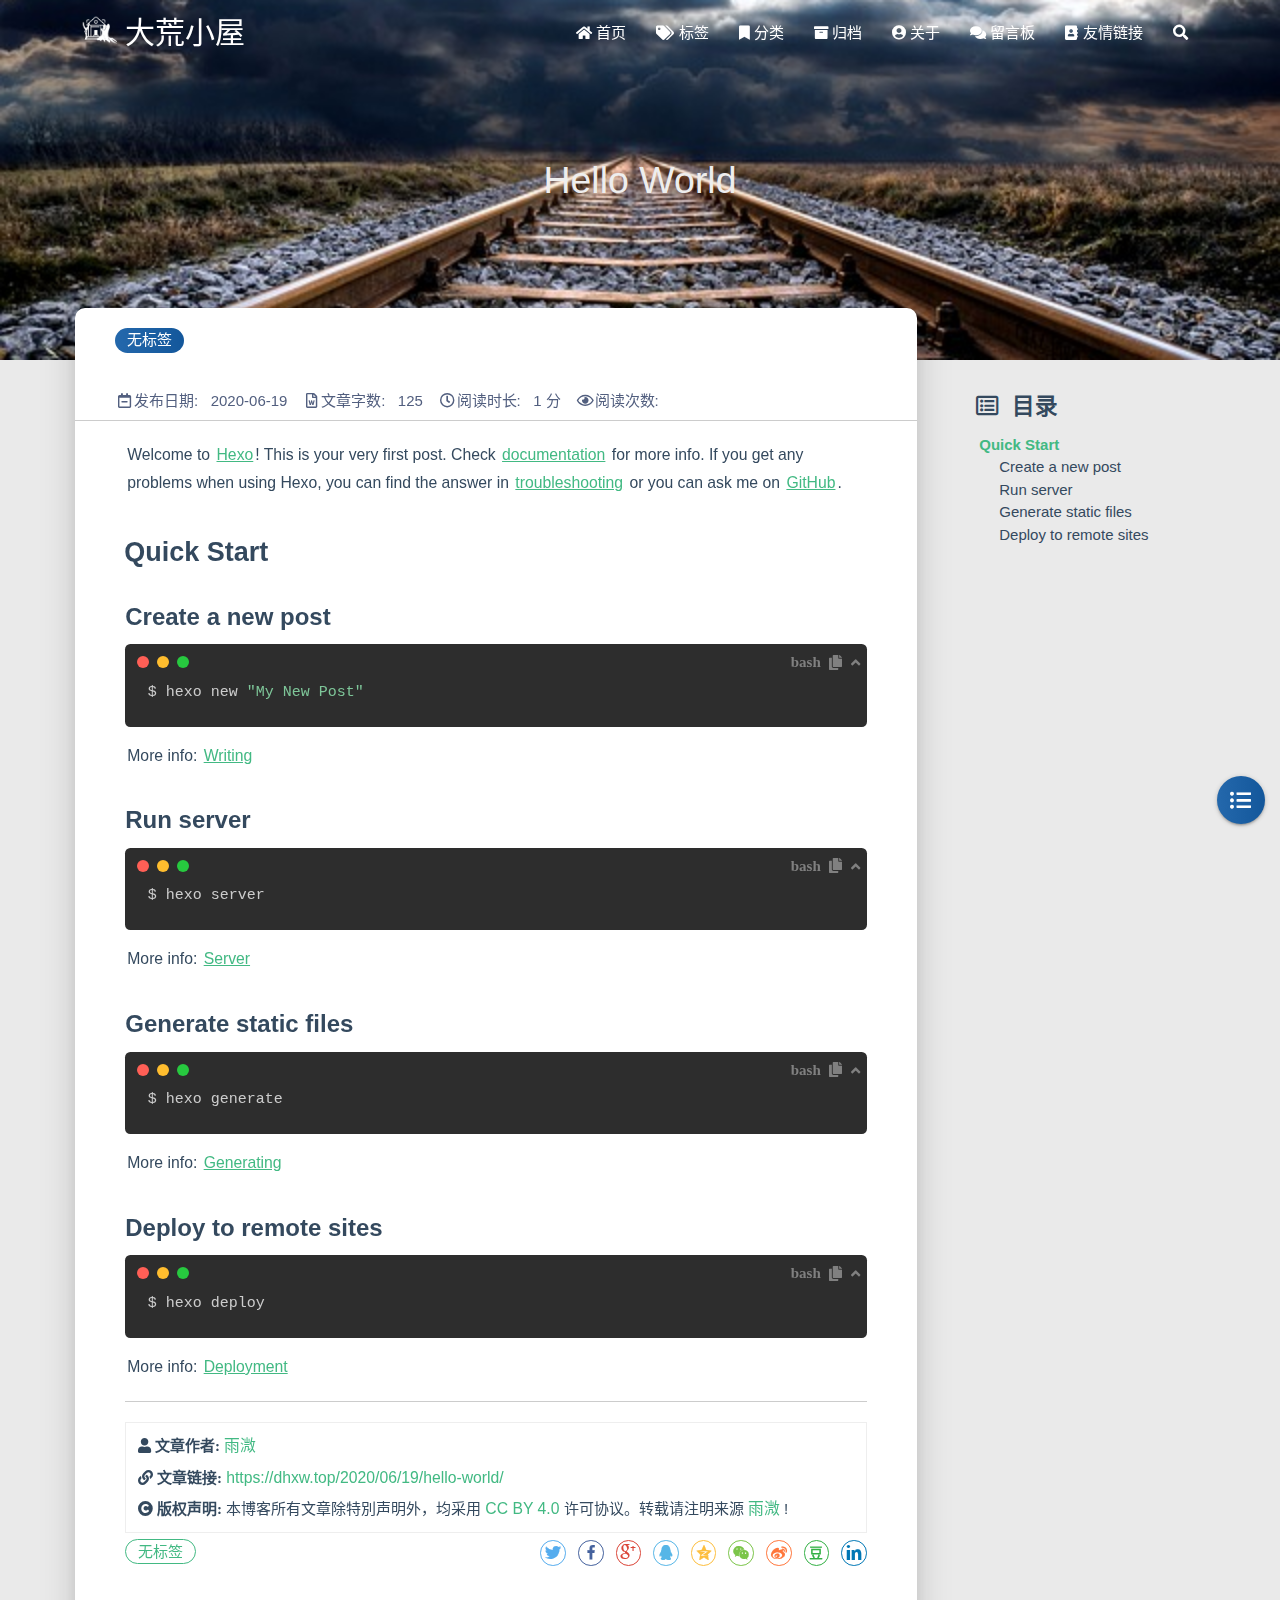
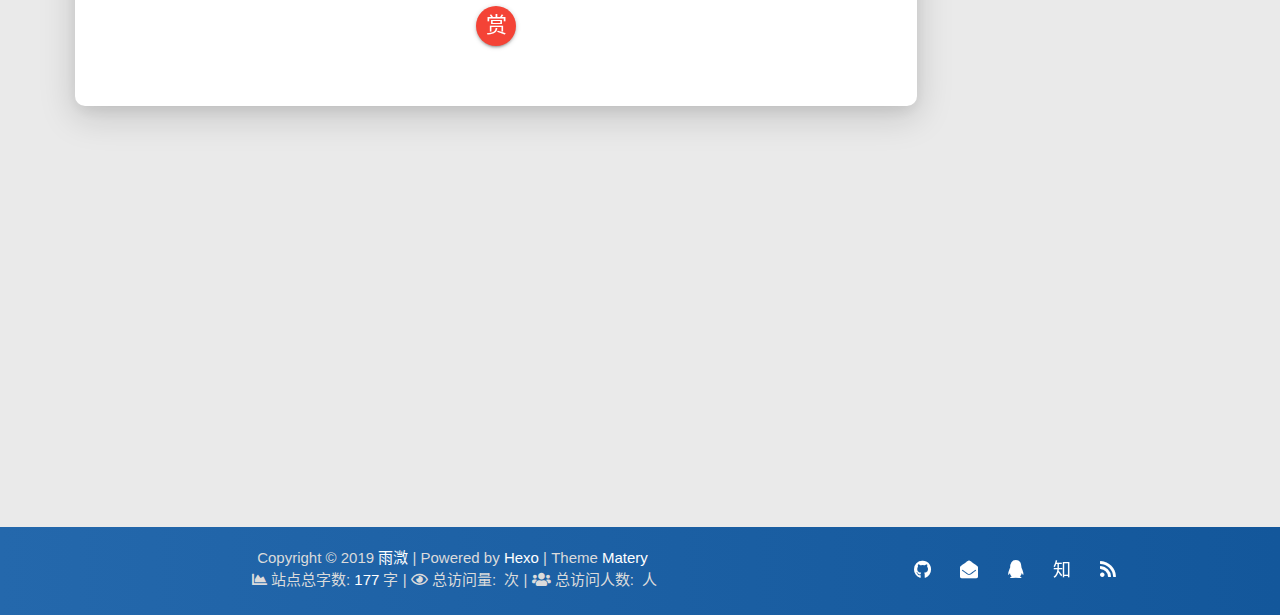
<file: 2020/06/19/hello-world/index.html>
<!DOCTYPE HTML>
<html lang="zh-CN">


<head>
    <meta charset="utf-8">
    <meta name="keywords" content="Hello World, 大荒 小屋 大荒小屋 雨溦">
    <meta name="description" content="雨溦君的心情工作站">
    <meta http-equiv="X-UA-Compatible" content="IE=edge">
    <meta name="viewport" content="width=device-width, initial-scale=1.0, user-scalable=no">
    <meta name="renderer" content="webkit|ie-stand|ie-comp">
    <meta name="mobile-web-app-capable" content="yes">
    <meta name="format-detection" content="telephone=no">
    <meta name="apple-mobile-web-app-capable" content="yes">
    <meta name="apple-mobile-web-app-status-bar-style" content="black-translucent">
    <!-- Global site tag (gtag.js) - Google Analytics -->


    <title>Hello World | 大荒小屋</title>
    <link rel="icon" type="image/png" href="/favicon.png">

    <link rel="stylesheet" type="text/css" href="/libs/awesome/css/all.css">
    <link rel="stylesheet" type="text/css" href="/libs/materialize/materialize.min.css">
    <link rel="stylesheet" type="text/css" href="/libs/aos/aos.css">
    <link rel="stylesheet" type="text/css" href="/libs/animate/animate.min.css">
    <link rel="stylesheet" type="text/css" href="/libs/lightGallery/css/lightgallery.min.css">
    <link rel="stylesheet" type="text/css" href="/css/matery.css">
    <link rel="stylesheet" type="text/css" href="/css/my.css">

    <script src="/libs/jquery/jquery.min.js"></script>

<meta name="generator" content="Hexo 4.2.1"><link rel="alternate" href="/atom.xml" title="大荒小屋" type="application/atom+xml">
<link rel="stylesheet" href="/css/prism-tomorrow.css" type="text/css"></head>


<body>
    <header class="navbar-fixed">
    <nav id="headNav" class="bg-color nav-transparent">
        <div id="navContainer" class="nav-wrapper container">
            <div class="brand-logo">
                <a href="/" class="waves-effect waves-light">
                    
                    <img src="/medias/logo.png" class="logo-img" alt="LOGO">
                    
                    <span class="logo-span">大荒小屋</span>
                </a>
            </div>
            

<a href="#" data-target="mobile-nav" class="sidenav-trigger button-collapse"><i class="fas fa-bars"></i></a>
<ul class="right nav-menu">
  
  <li class="hide-on-med-and-down nav-item">
    
    <a href="/" class="waves-effect waves-light">
      
      <i class="fas fa-home" style="zoom: 0.6;"></i>
      
      <span>首页</span>
    </a>
    
  </li>
  
  <li class="hide-on-med-and-down nav-item">
    
    <a href="/tags" class="waves-effect waves-light">
      
      <i class="fas fa-tags" style="zoom: 0.6;"></i>
      
      <span>标签</span>
    </a>
    
  </li>
  
  <li class="hide-on-med-and-down nav-item">
    
    <a href="/categories" class="waves-effect waves-light">
      
      <i class="fas fa-bookmark" style="zoom: 0.6;"></i>
      
      <span>分类</span>
    </a>
    
  </li>
  
  <li class="hide-on-med-and-down nav-item">
    
    <a href="/archives" class="waves-effect waves-light">
      
      <i class="fas fa-archive" style="zoom: 0.6;"></i>
      
      <span>归档</span>
    </a>
    
  </li>
  
  <li class="hide-on-med-and-down nav-item">
    
    <a href="/about" class="waves-effect waves-light">
      
      <i class="fas fa-user-circle" style="zoom: 0.6;"></i>
      
      <span>关于</span>
    </a>
    
  </li>
  
  <li class="hide-on-med-and-down nav-item">
    
    <a href="/contact" class="waves-effect waves-light">
      
      <i class="fas fa-comments" style="zoom: 0.6;"></i>
      
      <span>留言板</span>
    </a>
    
  </li>
  
  <li class="hide-on-med-and-down nav-item">
    
    <a href="/friends" class="waves-effect waves-light">
      
      <i class="fas fa-address-book" style="zoom: 0.6;"></i>
      
      <span>友情链接</span>
    </a>
    
  </li>
  
  <li>
    <a href="#searchModal" class="modal-trigger waves-effect waves-light">
      <i id="searchIcon" class="fas fa-search" title="搜索" style="zoom: 0.85;"></i>
    </a>
  </li>
</ul>


<div id="mobile-nav" class="side-nav sidenav">

    <div class="mobile-head bg-color">
        
        <img src="/medias/logo.png" class="logo-img circle responsive-img">
        
        <div class="logo-name">大荒小屋</div>
        <div class="logo-desc">
            
            雨溦君的心情工作站
            
        </div>
    </div>

    

    <ul class="menu-list mobile-menu-list">
        
        <li class="m-nav-item">
	  
		<a href="/" class="waves-effect waves-light">
			
			    <i class="fa-fw fas fa-home"></i>
			
			首页
		</a>
          
        </li>
        
        <li class="m-nav-item">
	  
		<a href="/tags" class="waves-effect waves-light">
			
			    <i class="fa-fw fas fa-tags"></i>
			
			标签
		</a>
          
        </li>
        
        <li class="m-nav-item">
	  
		<a href="/categories" class="waves-effect waves-light">
			
			    <i class="fa-fw fas fa-bookmark"></i>
			
			分类
		</a>
          
        </li>
        
        <li class="m-nav-item">
	  
		<a href="/archives" class="waves-effect waves-light">
			
			    <i class="fa-fw fas fa-archive"></i>
			
			归档
		</a>
          
        </li>
        
        <li class="m-nav-item">
	  
		<a href="/about" class="waves-effect waves-light">
			
			    <i class="fa-fw fas fa-user-circle"></i>
			
			关于
		</a>
          
        </li>
        
        <li class="m-nav-item">
	  
		<a href="/contact" class="waves-effect waves-light">
			
			    <i class="fa-fw fas fa-comments"></i>
			
			留言板
		</a>
          
        </li>
        
        <li class="m-nav-item">
	  
		<a href="/friends" class="waves-effect waves-light">
			
			    <i class="fa-fw fas fa-address-book"></i>
			
			友情链接
		</a>
          
        </li>
        
        
    </ul>
</div>


        </div>
    </nav>

</header>

    

<div class="bg-cover pd-header post-cover" style="background-image: url('/medias/featureimages/12.jpg')">
    <div class="container" style="right: 0px;left: 0px;">
        <div class="row">
            <div class="col s12 m12 l12">
                <div class="brand">
                    <h1 class="description center-align post-title">Hello World</h1>
                </div>
            </div>
        </div>
    </div>
</div>




<main class="post-container content">

    
    <link rel="stylesheet" href="/libs/tocbot/tocbot.css">
<style>
    #articleContent h1::before,
    #articleContent h2::before,
    #articleContent h3::before,
    #articleContent h4::before,
    #articleContent h5::before,
    #articleContent h6::before {
        display: block;
        content: " ";
        height: 100px;
        margin-top: -100px;
        visibility: hidden;
    }

    #articleContent :focus {
        outline: none;
    }

    .toc-fixed {
        position: fixed;
        top: 64px;
    }

    .toc-widget {
        width: 345px;
        padding-left: 20px;
    }

    .toc-widget .toc-title {
        margin: 35px 0 15px 0;
        padding-left: 17px;
        font-size: 1.5rem;
        font-weight: bold;
        line-height: 1.5rem;
    }

    .toc-widget ol {
        padding: 0;
        list-style: none;
    }

    #toc-content {
        height: calc(100vh - 250px);
        overflow: auto;
    }

    #toc-content ol {
        padding-left: 10px;
    }

    #toc-content ol li {
        padding-left: 10px;
    }

    #toc-content .toc-link:hover {
        color: #42b983;
        font-weight: 700;
        text-decoration: underline;
    }

    #toc-content .toc-link::before {
        background-color: transparent;
        max-height: 25px;

        position: absolute;
        right: 23.5vw;
        display: block;
    }

    #toc-content .is-active-link {
        color: #42b983;
    }

    #floating-toc-btn {
        position: fixed;
        right: 15px;
        bottom: 76px;
        padding-top: 15px;
        margin-bottom: 0;
        z-index: 998;
    }

    #floating-toc-btn .btn-floating {
        width: 48px;
        height: 48px;
    }

    #floating-toc-btn .btn-floating i {
        line-height: 48px;
        font-size: 1.4rem;
    }
</style>
<div class="row">
    <div id="main-content" class="col s12 m12 l9">
        <!-- 文章内容详情 -->
<div id="artDetail">
    <div class="card">
        <div class="card-content article-info">
            <div class="row tag-cate">
                <div class="col s7">
                    
                          <div class="article-tag">
                            <span class="chip bg-color">无标签</span>
                          </div>
                    
                </div>
                <div class="col s5 right-align">
                    
                </div>
            </div>

            <div class="post-info">
                
                <div class="post-date info-break-policy">
                    <i class="far fa-calendar-minus fa-fw"></i>发布日期:&nbsp;&nbsp;
                    2020-06-19
                </div>
                

                

                
                <div class="info-break-policy">
                    <i class="far fa-file-word fa-fw"></i>文章字数:&nbsp;&nbsp;
                    125
                </div>
                

                
                <div class="info-break-policy">
                    <i class="far fa-clock fa-fw"></i>阅读时长:&nbsp;&nbsp;
                    1 分
                </div>
                

                
                    <div id="busuanzi_container_page_pv" class="info-break-policy">
                        <i class="far fa-eye fa-fw"></i>阅读次数:&nbsp;&nbsp;
                        <span id="busuanzi_value_page_pv"></span>
                    </div>
				
            </div>
        </div>
        <hr class="clearfix">
        <div class="card-content article-card-content">
            <div id="articleContent">
                <p>Welcome to <a href="https://hexo.io/" target="_blank" rel="noopener">Hexo</a>! This is your very first post. Check <a href="https://hexo.io/docs/" target="_blank" rel="noopener">documentation</a> for more info. If you get any problems when using Hexo, you can find the answer in <a href="https://hexo.io/docs/troubleshooting.html" target="_blank" rel="noopener">troubleshooting</a> or you can ask me on <a href="https://github.com/hexojs/hexo/issues" target="_blank" rel="noopener">GitHub</a>.</p>
<h2 id="Quick-Start"><a href="#Quick-Start" class="headerlink" title="Quick Start"></a>Quick Start</h2><h3 id="Create-a-new-post"><a href="#Create-a-new-post" class="headerlink" title="Create a new post"></a>Create a new post</h3><pre class=" language-bash"><code class="language-bash">$ hexo new <span class="token string">"My New Post"</span></code></pre>
<p>More info: <a href="https://hexo.io/docs/writing.html" target="_blank" rel="noopener">Writing</a></p>
<h3 id="Run-server"><a href="#Run-server" class="headerlink" title="Run server"></a>Run server</h3><pre class=" language-bash"><code class="language-bash">$ hexo server</code></pre>
<p>More info: <a href="https://hexo.io/docs/server.html" target="_blank" rel="noopener">Server</a></p>
<h3 id="Generate-static-files"><a href="#Generate-static-files" class="headerlink" title="Generate static files"></a>Generate static files</h3><pre class=" language-bash"><code class="language-bash">$ hexo generate</code></pre>
<p>More info: <a href="https://hexo.io/docs/generating.html" target="_blank" rel="noopener">Generating</a></p>
<h3 id="Deploy-to-remote-sites"><a href="#Deploy-to-remote-sites" class="headerlink" title="Deploy to remote sites"></a>Deploy to remote sites</h3><pre class=" language-bash"><code class="language-bash">$ hexo deploy</code></pre>
<p>More info: <a href="https://hexo.io/docs/one-command-deployment.html" target="_blank" rel="noopener">Deployment</a></p>
<script>
        document.querySelectorAll('.github-emoji')
          .forEach(el => {
            if (!el.dataset.src) { return; }
            const img = document.createElement('img');
            img.style = 'display:none !important;';
            img.src = el.dataset.src;
            img.addEventListener('error', () => {
              img.remove();
              el.style.color = 'inherit';
              el.style.backgroundImage = 'none';
              el.style.background = 'none';
            });
            img.addEventListener('load', () => {
              img.remove();
            });
            document.body.appendChild(img);
          });
      </script>
            </div>
            <hr/>

            

    <div class="reprint" id="reprint-statement">
        
            <div class="reprint__author">
                <span class="reprint-meta" style="font-weight: bold;">
                    <i class="fas fa-user">
                        文章作者:
                    </i>
                </span>
                <span class="reprint-info">
                    <a href="/about" rel="external nofollow noreferrer">雨溦</a>
                </span>
            </div>
            <div class="reprint__type">
                <span class="reprint-meta" style="font-weight: bold;">
                    <i class="fas fa-link">
                        文章链接:
                    </i>
                </span>
                <span class="reprint-info">
                    <a href="https://dhxw.top/2020/06/19/hello-world/">https://dhxw.top/2020/06/19/hello-world/</a>
                </span>
            </div>
            <div class="reprint__notice">
                <span class="reprint-meta" style="font-weight: bold;">
                    <i class="fas fa-copyright">
                        版权声明:
                    </i>
                </span>
                <span class="reprint-info">
                    本博客所有文章除特別声明外，均采用
                    <a href="https://creativecommons.org/licenses/by/4.0/deed.zh" rel="external nofollow noreferrer" target="_blank">CC BY 4.0</a>
                    许可协议。转载请注明来源
                    <a href="/about" target="_blank">雨溦</a>
                    !
                </span>
            </div>
        
    </div>

    <script async defer>
      document.addEventListener("copy", function (e) {
        let toastHTML = '<span>复制成功，请遵循本文的转载规则</span><button class="btn-flat toast-action" onclick="navToReprintStatement()" style="font-size: smaller">查看</a>';
        M.toast({html: toastHTML})
      });

      function navToReprintStatement() {
        $("html, body").animate({scrollTop: $("#reprint-statement").offset().top - 80}, 800);
      }
    </script>



            <div class="tag_share" style="display: block;">
                <div class="post-meta__tag-list" style="display: inline-block;">
                    
                        <div class="article-tag">
                            <span class="chip bg-color">无标签</span>
                        </div>
                    
                </div>
                <div class="post_share" style="zoom: 80%; width: fit-content; display: inline-block; float: right; margin: -0.15rem 0;">
                    <link rel="stylesheet" type="text/css" href="/libs/share/css/share.min.css">
<div id="article-share">

    
    <div class="social-share" data-sites="twitter,facebook,google,qq,qzone,wechat,weibo,douban,linkedin" data-wechat-qrcode-helper="<p>微信扫一扫即可分享！</p>"></div>
    <script src="/libs/share/js/social-share.min.js"></script>
    

    

</div>

                </div>
            </div>
            
                <style>
    #reward {
        margin: 40px 0;
        text-align: center;
    }

    #reward .reward-link {
        font-size: 1.4rem;
        line-height: 38px;
    }

    #reward .btn-floating:hover {
        box-shadow: 0 6px 12px rgba(0, 0, 0, 0.2), 0 5px 15px rgba(0, 0, 0, 0.2);
    }

    #rewardModal {
        width: 320px;
        height: 350px;
    }

    #rewardModal .reward-title {
        margin: 15px auto;
        padding-bottom: 5px;
    }

    #rewardModal .modal-content {
        padding: 10px;
    }

    #rewardModal .close {
        position: absolute;
        right: 15px;
        top: 15px;
        color: rgba(0, 0, 0, 0.5);
        font-size: 1.3rem;
        line-height: 20px;
        cursor: pointer;
    }

    #rewardModal .close:hover {
        color: #ef5350;
        transform: scale(1.3);
        -moz-transform:scale(1.3);
        -webkit-transform:scale(1.3);
        -o-transform:scale(1.3);
    }

    #rewardModal .reward-tabs {
        margin: 0 auto;
        width: 210px;
    }

    .reward-tabs .tabs {
        height: 38px;
        margin: 10px auto;
        padding-left: 0;
    }

    .reward-content ul {
        padding-left: 0 !important;
    }

    .reward-tabs .tabs .tab {
        height: 38px;
        line-height: 38px;
    }

    .reward-tabs .tab a {
        color: #fff;
        background-color: #ccc;
    }

    .reward-tabs .tab a:hover {
        background-color: #ccc;
        color: #fff;
    }

    .reward-tabs .wechat-tab .active {
        color: #fff !important;
        background-color: #22AB38 !important;
    }

    .reward-tabs .alipay-tab .active {
        color: #fff !important;
        background-color: #019FE8 !important;
    }

    .reward-tabs .reward-img {
        width: 210px;
        height: 210px;
    }
</style>

<div id="reward">
    <a href="#rewardModal" class="reward-link modal-trigger btn-floating btn-medium waves-effect waves-light red">赏</a>

    <!-- Modal Structure -->
    <div id="rewardModal" class="modal">
        <div class="modal-content">
            <a class="close modal-close"><i class="fas fa-times"></i></a>
            <h4 class="reward-title">你的赏识是我前进的动力</h4>
            <div class="reward-content">
                <div class="reward-tabs">
                    <ul class="tabs row">
                        <li class="tab col s6 alipay-tab waves-effect waves-light"><a href="#alipay">支付宝</a></li>
                        <li class="tab col s6 wechat-tab waves-effect waves-light"><a href="#wechat">微 信</a></li>
                    </ul>
                    <div id="alipay">
                        <img src="/medias/reward/alipay.jpg" class="reward-img" alt="支付宝打赏二维码">
                    </div>
                    <div id="wechat">
                        <img src="/medias/reward/wechat.png" class="reward-img" alt="微信打赏二维码">
                    </div>
                </div>
            </div>
        </div>
    </div>
</div>

<script>
    $(function () {
        $('.tabs').tabs();
    });
</script>

            
        </div>
    </div>

    

    

    

    

    

    

    

<article id="prenext-posts" class="prev-next articles">
    <div class="row article-row">
        
        <div class="article col s12 m6" data-aos="fade-up">
            <div class="article-badge left-badge text-color">
                <i class="fas fa-chevron-left"></i>&nbsp;上一篇</div>
            <div class="card">
                <a href="/2020/06/19/wang-ji-shi-jian/">
                    <div class="card-image">
                        
                        
                        <img src="/medias/featureimages/22.jpg" class="responsive-img" alt="忘记时间">
                        
                        <span class="card-title">忘记时间</span>
                    </div>
                </a>
                <div class="card-content article-content">
                    <div class="summary block-with-text">
                        
                            
        document.querySelectorAll('.github-emoji')
          .forEach(el => {
            if (!el.dataset.src) { return
                        
                    </div>
                    <div class="publish-info">
                        <span class="publish-date">
                            <i class="far fa-clock fa-fw icon-date"></i>2020-06-19
                        </span>
                        <span class="publish-author">
                            
                            <i class="fas fa-user fa-fw"></i>
                            雨溦
                            
                        </span>
                    </div>
                </div>
                
            </div>
        </div>
        
        
        <div class="article col s12 m6" data-aos="fade-up">
            <div class="article-badge right-badge text-color">
                本篇&nbsp;<i class="far fa-dot-circle"></i>
            </div>
            <div class="card">
                <a href="/2020/06/19/hello-world/">
                    <div class="card-image">
                        
                        
                        <img src="/medias/featureimages/12.jpg" class="responsive-img" alt="Hello World">
                        
                        <span class="card-title">Hello World</span>
                    </div>
                </a>
                <div class="card-content article-content">
                    <div class="summary block-with-text">
                        
                            Welcome to Hexo! This is your very first post. Check documentation for more info. If you get any problems when using Hex
                        
                    </div>
                    <div class="publish-info">
                            <span class="publish-date">
                                <i class="far fa-clock fa-fw icon-date"></i>2020-06-19
                            </span>
                        <span class="publish-author">
                            
                            <i class="fas fa-user fa-fw"></i>
                            雨溦
                            
                        </span>
                    </div>
                </div>

                
            </div>
        </div>
        
    </div>
</article>

</div>



<!-- 代码块功能依赖 -->
<script type="text/javascript" src="/libs/codeBlock/codeBlockFuction.js"></script>

<!-- 代码语言 -->

<script type="text/javascript" src="/libs/codeBlock/codeLang.js"></script>


<!-- 代码块复制 -->

<script type="text/javascript" src="/libs/codeBlock/codeCopy.js"></script>


<!-- 代码块收缩 -->

<script type="text/javascript" src="/libs/codeBlock/codeShrink.js"></script>


<!-- 代码块折行 -->

<style type="text/css">
code[class*="language-"], pre[class*="language-"] { white-space: pre !important; }
</style>


    </div>
    <div id="toc-aside" class="expanded col l3 hide-on-med-and-down">
        <div class="toc-widget">
            <div class="toc-title"><i class="far fa-list-alt"></i>&nbsp;&nbsp;目录</div>
            <div id="toc-content"></div>
        </div>
    </div>
</div>

<!-- TOC 悬浮按钮. -->

<div id="floating-toc-btn" class="hide-on-med-and-down">
    <a class="btn-floating btn-large bg-color">
        <i class="fas fa-list-ul"></i>
    </a>
</div>


<script src="/libs/tocbot/tocbot.min.js"></script>
<script>
    $(function () {
        tocbot.init({
            tocSelector: '#toc-content',
            contentSelector: '#articleContent',
            headingsOffset: -($(window).height() * 0.4 - 45),
            collapseDepth: Number('0'),
            headingSelector: 'h2, h3, h4'
        });

        // modify the toc link href to support Chinese.
        let i = 0;
        let tocHeading = 'toc-heading-';
        $('#toc-content a').each(function () {
            $(this).attr('href', '#' + tocHeading + (++i));
        });

        // modify the heading title id to support Chinese.
        i = 0;
        $('#articleContent').children('h2, h3, h4').each(function () {
            $(this).attr('id', tocHeading + (++i));
        });

        // Set scroll toc fixed.
        let tocHeight = parseInt($(window).height() * 0.4 - 64);
        let $tocWidget = $('.toc-widget');
        $(window).scroll(function () {
            let scroll = $(window).scrollTop();
            /* add post toc fixed. */
            if (scroll > tocHeight) {
                $tocWidget.addClass('toc-fixed');
            } else {
                $tocWidget.removeClass('toc-fixed');
            }
        });

        
        /* 修复文章卡片 div 的宽度. */
        let fixPostCardWidth = function (srcId, targetId) {
            let srcDiv = $('#' + srcId);
            if (srcDiv.length === 0) {
                return;
            }

            let w = srcDiv.width();
            if (w >= 450) {
                w = w + 21;
            } else if (w >= 350 && w < 450) {
                w = w + 18;
            } else if (w >= 300 && w < 350) {
                w = w + 16;
            } else {
                w = w + 14;
            }
            $('#' + targetId).width(w);
        };

        // 切换TOC目录展开收缩的相关操作.
        const expandedClass = 'expanded';
        let $tocAside = $('#toc-aside');
        let $mainContent = $('#main-content');
        $('#floating-toc-btn .btn-floating').click(function () {
            if ($tocAside.hasClass(expandedClass)) {
                $tocAside.removeClass(expandedClass).hide();
                $mainContent.removeClass('l9');
            } else {
                $tocAside.addClass(expandedClass).show();
                $mainContent.addClass('l9');
            }
            fixPostCardWidth('artDetail', 'prenext-posts');
        });
        
    });
</script>

    

</main>




    <footer class="page-footer bg-color">
        <div class="container row center-align" style="margin-bottom: 0px !important;">
        <div class="col s12 m8 l8 copy-right">
            Copyright&nbsp;&copy;
            <span id="year">2019</span>
            <a href="/about" target="_blank">雨溦</a>
            |&nbsp;Powered by&nbsp;<a href="https://hexo.io/" target="_blank">Hexo</a>
            |&nbsp;Theme&nbsp;<a href="https://github.com/blinkfox/hexo-theme-matery" target="_blank">Matery</a>
            <br>
            
            &nbsp;<i class="fas fa-chart-area"></i>&nbsp;站点总字数:&nbsp;<span
                class="white-color">177</span>&nbsp;字
            
            
            
            
            
            
            <span id="busuanzi_container_site_pv">
                |&nbsp;<i class="far fa-eye"></i>&nbsp;总访问量:&nbsp;<span id="busuanzi_value_site_pv"
                    class="white-color"></span>&nbsp;次
            </span>
            
            
            <span id="busuanzi_container_site_uv">
                |&nbsp;<i class="fas fa-users"></i>&nbsp;总访问人数:&nbsp;<span id="busuanzi_value_site_uv"
                    class="white-color"></span>&nbsp;人
            </span>
            
            <br>
            
            <br>
            
        </div>
        <div class="col s12 m4 l4 social-link social-statis">
    <a href="https://github.com/WastelandCottage" class="tooltipped" target="_blank" data-tooltip="访问我的GitHub" data-position="top" data-delay="50">
        <i class="fab fa-github"></i>
    </a>



    <a href="mailto:cottage.wasteland@outlook.com" class="tooltipped" target="_blank" data-tooltip="邮件联系我" data-position="top" data-delay="50">
        <i class="fas fa-envelope-open"></i>
    </a>



    <a href="tencent://AddContact/?fromId=50&fromSubId=1&subcmd=all&uin=331884350" class="tooltipped" target="_blank" data-tooltip="QQ联系我: 331884350" data-position="top" data-delay="50">
        <i class="fab fa-qq"></i>
    </a>



    <a href="https://www.zhihu.com/people/wastelandcottage" class="tooltipped" target="_blank" data-tooltip="关注我的知乎: https://www.zhihu.com/people/wastelandcottage" data-position="top" data-delay="50">
        <i class="fab fa-zhihu1">知</i>
    </a>



    <a href="/atom.xml" class="tooltipped" target="_blank" data-tooltip="RSS 订阅" data-position="top" data-delay="50">
        <i class="fas fa-rss"></i>
    </a>

</div>
    </div>
</footer>

<div class="progress-bar"></div>


    <!-- 搜索遮罩框 -->
<div id="searchModal" class="modal">
    <div class="modal-content">
        <div class="search-header">
            <span class="title"><i class="fas fa-search"></i>&nbsp;&nbsp;搜索</span>
            <input type="search" id="searchInput" name="s" placeholder="请输入搜索的关键字"
                   class="search-input">
        </div>
        <div id="searchResult"></div>
    </div>
</div>

<script src="/js/search.js"></script>
<script type="text/javascript">
$(function () {
    searchFunc("/search.xml", 'searchInput', 'searchResult');
});
</script>

    <!-- 回到顶部按钮 -->
<div id="backTop" class="top-scroll">
    <a class="btn-floating btn-large waves-effect waves-light" href="#!">
        <i class="fas fa-arrow-up"></i>
    </a>
</div>


    <script src="/libs/materialize/materialize.min.js"></script>
    <script src="/libs/masonry/masonry.pkgd.min.js"></script>
    <script src="/libs/aos/aos.js"></script>
    <script src="/libs/scrollprogress/scrollProgress.min.js"></script>
    <script src="/libs/lightGallery/js/lightgallery-all.min.js"></script>
    <script src="/js/matery.js"></script>

    <!-- Baidu Analytics -->

    <!-- Baidu Push -->

<script>
    (function () {
        var bp = document.createElement('script');
        var curProtocol = window.location.protocol.split(':')[0];
        if (curProtocol === 'https') {
            bp.src = 'https://zz.bdstatic.com/linksubmit/push.js';
        } else {
            bp.src = 'http://push.zhanzhang.baidu.com/push.js';
        }
        var s = document.getElementsByTagName("script")[0];
        s.parentNode.insertBefore(bp, s);
    })();
</script>

    
    <script src="/libs/others/clicklove.js" async="async"></script>
    
    
    <script async src="/libs/others/busuanzi.pure.mini.js"></script>
    

    

    

    

    

    

    
    <script src="/libs/instantpage/instantpage.js" type="module"></script>
    

</body>

</html>
</file>
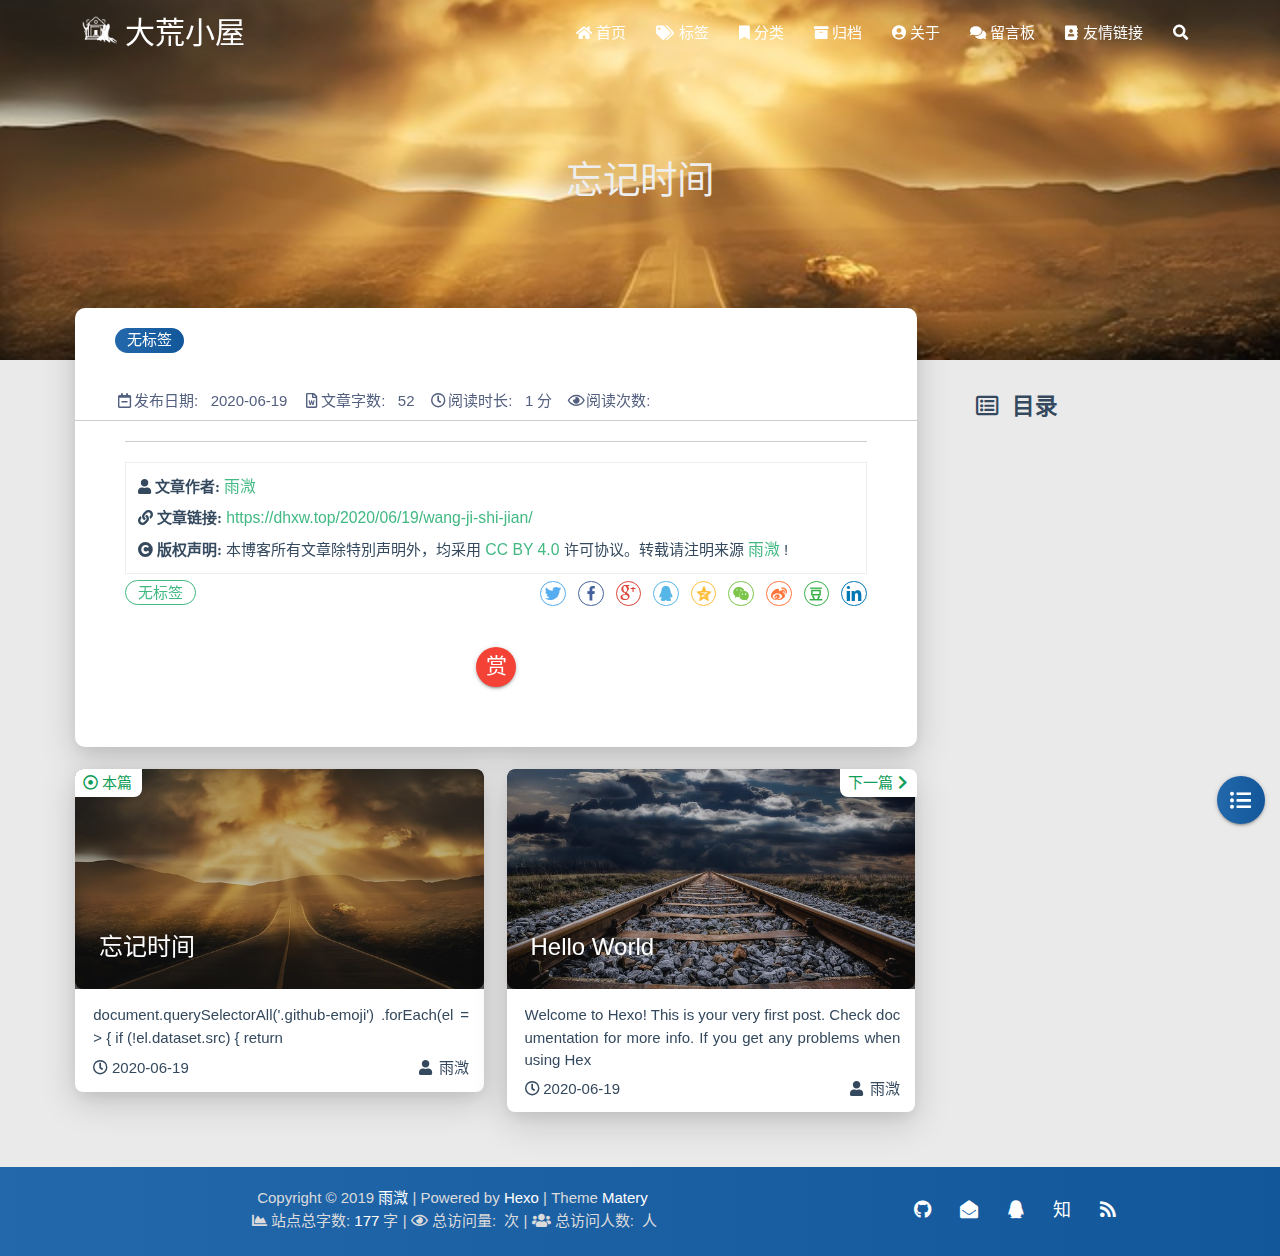
<file: 2020/06/19/wang-ji-shi-jian/index.html>
<!DOCTYPE HTML>
<html lang="zh-CN">


<head>
    <meta charset="utf-8">
    <meta name="keywords" content="忘记时间, 大荒 小屋 大荒小屋 雨溦">
    <meta name="description" content="雨溦君的心情工作站">
    <meta http-equiv="X-UA-Compatible" content="IE=edge">
    <meta name="viewport" content="width=device-width, initial-scale=1.0, user-scalable=no">
    <meta name="renderer" content="webkit|ie-stand|ie-comp">
    <meta name="mobile-web-app-capable" content="yes">
    <meta name="format-detection" content="telephone=no">
    <meta name="apple-mobile-web-app-capable" content="yes">
    <meta name="apple-mobile-web-app-status-bar-style" content="black-translucent">
    <!-- Global site tag (gtag.js) - Google Analytics -->


    <title>忘记时间 | 大荒小屋</title>
    <link rel="icon" type="image/png" href="/favicon.png">

    <link rel="stylesheet" type="text/css" href="/libs/awesome/css/all.css">
    <link rel="stylesheet" type="text/css" href="/libs/materialize/materialize.min.css">
    <link rel="stylesheet" type="text/css" href="/libs/aos/aos.css">
    <link rel="stylesheet" type="text/css" href="/libs/animate/animate.min.css">
    <link rel="stylesheet" type="text/css" href="/libs/lightGallery/css/lightgallery.min.css">
    <link rel="stylesheet" type="text/css" href="/css/matery.css">
    <link rel="stylesheet" type="text/css" href="/css/my.css">

    <script src="/libs/jquery/jquery.min.js"></script>

<meta name="generator" content="Hexo 4.2.1"><link rel="alternate" href="/atom.xml" title="大荒小屋" type="application/atom+xml">
<link rel="stylesheet" href="/css/prism-tomorrow.css" type="text/css"></head>


<body>
    <header class="navbar-fixed">
    <nav id="headNav" class="bg-color nav-transparent">
        <div id="navContainer" class="nav-wrapper container">
            <div class="brand-logo">
                <a href="/" class="waves-effect waves-light">
                    
                    <img src="/medias/logo.png" class="logo-img" alt="LOGO">
                    
                    <span class="logo-span">大荒小屋</span>
                </a>
            </div>
            

<a href="#" data-target="mobile-nav" class="sidenav-trigger button-collapse"><i class="fas fa-bars"></i></a>
<ul class="right nav-menu">
  
  <li class="hide-on-med-and-down nav-item">
    
    <a href="/" class="waves-effect waves-light">
      
      <i class="fas fa-home" style="zoom: 0.6;"></i>
      
      <span>首页</span>
    </a>
    
  </li>
  
  <li class="hide-on-med-and-down nav-item">
    
    <a href="/tags" class="waves-effect waves-light">
      
      <i class="fas fa-tags" style="zoom: 0.6;"></i>
      
      <span>标签</span>
    </a>
    
  </li>
  
  <li class="hide-on-med-and-down nav-item">
    
    <a href="/categories" class="waves-effect waves-light">
      
      <i class="fas fa-bookmark" style="zoom: 0.6;"></i>
      
      <span>分类</span>
    </a>
    
  </li>
  
  <li class="hide-on-med-and-down nav-item">
    
    <a href="/archives" class="waves-effect waves-light">
      
      <i class="fas fa-archive" style="zoom: 0.6;"></i>
      
      <span>归档</span>
    </a>
    
  </li>
  
  <li class="hide-on-med-and-down nav-item">
    
    <a href="/about" class="waves-effect waves-light">
      
      <i class="fas fa-user-circle" style="zoom: 0.6;"></i>
      
      <span>关于</span>
    </a>
    
  </li>
  
  <li class="hide-on-med-and-down nav-item">
    
    <a href="/contact" class="waves-effect waves-light">
      
      <i class="fas fa-comments" style="zoom: 0.6;"></i>
      
      <span>留言板</span>
    </a>
    
  </li>
  
  <li class="hide-on-med-and-down nav-item">
    
    <a href="/friends" class="waves-effect waves-light">
      
      <i class="fas fa-address-book" style="zoom: 0.6;"></i>
      
      <span>友情链接</span>
    </a>
    
  </li>
  
  <li>
    <a href="#searchModal" class="modal-trigger waves-effect waves-light">
      <i id="searchIcon" class="fas fa-search" title="搜索" style="zoom: 0.85;"></i>
    </a>
  </li>
</ul>


<div id="mobile-nav" class="side-nav sidenav">

    <div class="mobile-head bg-color">
        
        <img src="/medias/logo.png" class="logo-img circle responsive-img">
        
        <div class="logo-name">大荒小屋</div>
        <div class="logo-desc">
            
            雨溦君的心情工作站
            
        </div>
    </div>

    

    <ul class="menu-list mobile-menu-list">
        
        <li class="m-nav-item">
	  
		<a href="/" class="waves-effect waves-light">
			
			    <i class="fa-fw fas fa-home"></i>
			
			首页
		</a>
          
        </li>
        
        <li class="m-nav-item">
	  
		<a href="/tags" class="waves-effect waves-light">
			
			    <i class="fa-fw fas fa-tags"></i>
			
			标签
		</a>
          
        </li>
        
        <li class="m-nav-item">
	  
		<a href="/categories" class="waves-effect waves-light">
			
			    <i class="fa-fw fas fa-bookmark"></i>
			
			分类
		</a>
          
        </li>
        
        <li class="m-nav-item">
	  
		<a href="/archives" class="waves-effect waves-light">
			
			    <i class="fa-fw fas fa-archive"></i>
			
			归档
		</a>
          
        </li>
        
        <li class="m-nav-item">
	  
		<a href="/about" class="waves-effect waves-light">
			
			    <i class="fa-fw fas fa-user-circle"></i>
			
			关于
		</a>
          
        </li>
        
        <li class="m-nav-item">
	  
		<a href="/contact" class="waves-effect waves-light">
			
			    <i class="fa-fw fas fa-comments"></i>
			
			留言板
		</a>
          
        </li>
        
        <li class="m-nav-item">
	  
		<a href="/friends" class="waves-effect waves-light">
			
			    <i class="fa-fw fas fa-address-book"></i>
			
			友情链接
		</a>
          
        </li>
        
        
    </ul>
</div>


        </div>
    </nav>

</header>

    

<div class="bg-cover pd-header post-cover" style="background-image: url('/medias/featureimages/22.jpg')">
    <div class="container" style="right: 0px;left: 0px;">
        <div class="row">
            <div class="col s12 m12 l12">
                <div class="brand">
                    <h1 class="description center-align post-title">忘记时间</h1>
                </div>
            </div>
        </div>
    </div>
</div>




<main class="post-container content">

    
    <link rel="stylesheet" href="/libs/tocbot/tocbot.css">
<style>
    #articleContent h1::before,
    #articleContent h2::before,
    #articleContent h3::before,
    #articleContent h4::before,
    #articleContent h5::before,
    #articleContent h6::before {
        display: block;
        content: " ";
        height: 100px;
        margin-top: -100px;
        visibility: hidden;
    }

    #articleContent :focus {
        outline: none;
    }

    .toc-fixed {
        position: fixed;
        top: 64px;
    }

    .toc-widget {
        width: 345px;
        padding-left: 20px;
    }

    .toc-widget .toc-title {
        margin: 35px 0 15px 0;
        padding-left: 17px;
        font-size: 1.5rem;
        font-weight: bold;
        line-height: 1.5rem;
    }

    .toc-widget ol {
        padding: 0;
        list-style: none;
    }

    #toc-content {
        height: calc(100vh - 250px);
        overflow: auto;
    }

    #toc-content ol {
        padding-left: 10px;
    }

    #toc-content ol li {
        padding-left: 10px;
    }

    #toc-content .toc-link:hover {
        color: #42b983;
        font-weight: 700;
        text-decoration: underline;
    }

    #toc-content .toc-link::before {
        background-color: transparent;
        max-height: 25px;

        position: absolute;
        right: 23.5vw;
        display: block;
    }

    #toc-content .is-active-link {
        color: #42b983;
    }

    #floating-toc-btn {
        position: fixed;
        right: 15px;
        bottom: 76px;
        padding-top: 15px;
        margin-bottom: 0;
        z-index: 998;
    }

    #floating-toc-btn .btn-floating {
        width: 48px;
        height: 48px;
    }

    #floating-toc-btn .btn-floating i {
        line-height: 48px;
        font-size: 1.4rem;
    }
</style>
<div class="row">
    <div id="main-content" class="col s12 m12 l9">
        <!-- 文章内容详情 -->
<div id="artDetail">
    <div class="card">
        <div class="card-content article-info">
            <div class="row tag-cate">
                <div class="col s7">
                    
                          <div class="article-tag">
                            <span class="chip bg-color">无标签</span>
                          </div>
                    
                </div>
                <div class="col s5 right-align">
                    
                </div>
            </div>

            <div class="post-info">
                
                <div class="post-date info-break-policy">
                    <i class="far fa-calendar-minus fa-fw"></i>发布日期:&nbsp;&nbsp;
                    2020-06-19
                </div>
                

                

                
                <div class="info-break-policy">
                    <i class="far fa-file-word fa-fw"></i>文章字数:&nbsp;&nbsp;
                    52
                </div>
                

                
                <div class="info-break-policy">
                    <i class="far fa-clock fa-fw"></i>阅读时长:&nbsp;&nbsp;
                    1 分
                </div>
                

                
                    <div id="busuanzi_container_page_pv" class="info-break-policy">
                        <i class="far fa-eye fa-fw"></i>阅读次数:&nbsp;&nbsp;
                        <span id="busuanzi_value_page_pv"></span>
                    </div>
				
            </div>
        </div>
        <hr class="clearfix">
        <div class="card-content article-card-content">
            <div id="articleContent">
                <script>
        document.querySelectorAll('.github-emoji')
          .forEach(el => {
            if (!el.dataset.src) { return; }
            const img = document.createElement('img');
            img.style = 'display:none !important;';
            img.src = el.dataset.src;
            img.addEventListener('error', () => {
              img.remove();
              el.style.color = 'inherit';
              el.style.backgroundImage = 'none';
              el.style.background = 'none';
            });
            img.addEventListener('load', () => {
              img.remove();
            });
            document.body.appendChild(img);
          });
      </script>
            </div>
            <hr/>

            

    <div class="reprint" id="reprint-statement">
        
            <div class="reprint__author">
                <span class="reprint-meta" style="font-weight: bold;">
                    <i class="fas fa-user">
                        文章作者:
                    </i>
                </span>
                <span class="reprint-info">
                    <a href="/about" rel="external nofollow noreferrer">雨溦</a>
                </span>
            </div>
            <div class="reprint__type">
                <span class="reprint-meta" style="font-weight: bold;">
                    <i class="fas fa-link">
                        文章链接:
                    </i>
                </span>
                <span class="reprint-info">
                    <a href="https://dhxw.top/2020/06/19/wang-ji-shi-jian/">https://dhxw.top/2020/06/19/wang-ji-shi-jian/</a>
                </span>
            </div>
            <div class="reprint__notice">
                <span class="reprint-meta" style="font-weight: bold;">
                    <i class="fas fa-copyright">
                        版权声明:
                    </i>
                </span>
                <span class="reprint-info">
                    本博客所有文章除特別声明外，均采用
                    <a href="https://creativecommons.org/licenses/by/4.0/deed.zh" rel="external nofollow noreferrer" target="_blank">CC BY 4.0</a>
                    许可协议。转载请注明来源
                    <a href="/about" target="_blank">雨溦</a>
                    !
                </span>
            </div>
        
    </div>

    <script async defer>
      document.addEventListener("copy", function (e) {
        let toastHTML = '<span>复制成功，请遵循本文的转载规则</span><button class="btn-flat toast-action" onclick="navToReprintStatement()" style="font-size: smaller">查看</a>';
        M.toast({html: toastHTML})
      });

      function navToReprintStatement() {
        $("html, body").animate({scrollTop: $("#reprint-statement").offset().top - 80}, 800);
      }
    </script>



            <div class="tag_share" style="display: block;">
                <div class="post-meta__tag-list" style="display: inline-block;">
                    
                        <div class="article-tag">
                            <span class="chip bg-color">无标签</span>
                        </div>
                    
                </div>
                <div class="post_share" style="zoom: 80%; width: fit-content; display: inline-block; float: right; margin: -0.15rem 0;">
                    <link rel="stylesheet" type="text/css" href="/libs/share/css/share.min.css">
<div id="article-share">

    
    <div class="social-share" data-sites="twitter,facebook,google,qq,qzone,wechat,weibo,douban,linkedin" data-wechat-qrcode-helper="<p>微信扫一扫即可分享！</p>"></div>
    <script src="/libs/share/js/social-share.min.js"></script>
    

    

</div>

                </div>
            </div>
            
                <style>
    #reward {
        margin: 40px 0;
        text-align: center;
    }

    #reward .reward-link {
        font-size: 1.4rem;
        line-height: 38px;
    }

    #reward .btn-floating:hover {
        box-shadow: 0 6px 12px rgba(0, 0, 0, 0.2), 0 5px 15px rgba(0, 0, 0, 0.2);
    }

    #rewardModal {
        width: 320px;
        height: 350px;
    }

    #rewardModal .reward-title {
        margin: 15px auto;
        padding-bottom: 5px;
    }

    #rewardModal .modal-content {
        padding: 10px;
    }

    #rewardModal .close {
        position: absolute;
        right: 15px;
        top: 15px;
        color: rgba(0, 0, 0, 0.5);
        font-size: 1.3rem;
        line-height: 20px;
        cursor: pointer;
    }

    #rewardModal .close:hover {
        color: #ef5350;
        transform: scale(1.3);
        -moz-transform:scale(1.3);
        -webkit-transform:scale(1.3);
        -o-transform:scale(1.3);
    }

    #rewardModal .reward-tabs {
        margin: 0 auto;
        width: 210px;
    }

    .reward-tabs .tabs {
        height: 38px;
        margin: 10px auto;
        padding-left: 0;
    }

    .reward-content ul {
        padding-left: 0 !important;
    }

    .reward-tabs .tabs .tab {
        height: 38px;
        line-height: 38px;
    }

    .reward-tabs .tab a {
        color: #fff;
        background-color: #ccc;
    }

    .reward-tabs .tab a:hover {
        background-color: #ccc;
        color: #fff;
    }

    .reward-tabs .wechat-tab .active {
        color: #fff !important;
        background-color: #22AB38 !important;
    }

    .reward-tabs .alipay-tab .active {
        color: #fff !important;
        background-color: #019FE8 !important;
    }

    .reward-tabs .reward-img {
        width: 210px;
        height: 210px;
    }
</style>

<div id="reward">
    <a href="#rewardModal" class="reward-link modal-trigger btn-floating btn-medium waves-effect waves-light red">赏</a>

    <!-- Modal Structure -->
    <div id="rewardModal" class="modal">
        <div class="modal-content">
            <a class="close modal-close"><i class="fas fa-times"></i></a>
            <h4 class="reward-title">你的赏识是我前进的动力</h4>
            <div class="reward-content">
                <div class="reward-tabs">
                    <ul class="tabs row">
                        <li class="tab col s6 alipay-tab waves-effect waves-light"><a href="#alipay">支付宝</a></li>
                        <li class="tab col s6 wechat-tab waves-effect waves-light"><a href="#wechat">微 信</a></li>
                    </ul>
                    <div id="alipay">
                        <img src="/medias/reward/alipay.jpg" class="reward-img" alt="支付宝打赏二维码">
                    </div>
                    <div id="wechat">
                        <img src="/medias/reward/wechat.png" class="reward-img" alt="微信打赏二维码">
                    </div>
                </div>
            </div>
        </div>
    </div>
</div>

<script>
    $(function () {
        $('.tabs').tabs();
    });
</script>

            
        </div>
    </div>

    

    

    

    

    

    

    

<article id="prenext-posts" class="prev-next articles">
    <div class="row article-row">
        
        <div class="article col s12 m6" data-aos="fade-up" data-aos="fade-up">
            <div class="article-badge left-badge text-color">
                <i class="far fa-dot-circle"></i>&nbsp;本篇
            </div>
            <div class="card">
                <a href="/2020/06/19/wang-ji-shi-jian/">
                    <div class="card-image">
                        
                        
                        <img src="/medias/featureimages/22.jpg" class="responsive-img" alt="忘记时间">
                        
                        <span class="card-title">忘记时间</span>
                    </div>
                </a>
                <div class="card-content article-content">
                    <div class="summary block-with-text">
                        
                            
        document.querySelectorAll('.github-emoji')
          .forEach(el => {
            if (!el.dataset.src) { return
                        
                    </div>
                    <div class="publish-info">
                            <span class="publish-date">
                                <i class="far fa-clock fa-fw icon-date"></i>2020-06-19
                            </span>
                        <span class="publish-author">
                            
                            <i class="fas fa-user fa-fw"></i>
                            雨溦
                            
                        </span>
                    </div>
                </div>

                
            </div>
        </div>
        
        
        <div class="article col s12 m6" data-aos="fade-up">
            <div class="article-badge right-badge text-color">
                下一篇&nbsp;<i class="fas fa-chevron-right"></i>
            </div>
            <div class="card">
                <a href="/2020/06/19/hello-world/">
                    <div class="card-image">
                        
                        
                        <img src="/medias/featureimages/12.jpg" class="responsive-img" alt="Hello World">
                        
                        <span class="card-title">Hello World</span>
                    </div>
                </a>
                <div class="card-content article-content">
                    <div class="summary block-with-text">
                        
                            Welcome to Hexo! This is your very first post. Check documentation for more info. If you get any problems when using Hex
                        
                    </div>
                    <div class="publish-info">
                            <span class="publish-date">
                                <i class="far fa-clock fa-fw icon-date"></i>2020-06-19
                            </span>
                        <span class="publish-author">
                            
                            <i class="fas fa-user fa-fw"></i>
                            雨溦
                            
                        </span>
                    </div>
                </div>
                
            </div>
        </div>
        
    </div>
</article>

</div>



<!-- 代码块功能依赖 -->
<script type="text/javascript" src="/libs/codeBlock/codeBlockFuction.js"></script>

<!-- 代码语言 -->

<script type="text/javascript" src="/libs/codeBlock/codeLang.js"></script>


<!-- 代码块复制 -->

<script type="text/javascript" src="/libs/codeBlock/codeCopy.js"></script>


<!-- 代码块收缩 -->

<script type="text/javascript" src="/libs/codeBlock/codeShrink.js"></script>


<!-- 代码块折行 -->

<style type="text/css">
code[class*="language-"], pre[class*="language-"] { white-space: pre !important; }
</style>


    </div>
    <div id="toc-aside" class="expanded col l3 hide-on-med-and-down">
        <div class="toc-widget">
            <div class="toc-title"><i class="far fa-list-alt"></i>&nbsp;&nbsp;目录</div>
            <div id="toc-content"></div>
        </div>
    </div>
</div>

<!-- TOC 悬浮按钮. -->

<div id="floating-toc-btn" class="hide-on-med-and-down">
    <a class="btn-floating btn-large bg-color">
        <i class="fas fa-list-ul"></i>
    </a>
</div>


<script src="/libs/tocbot/tocbot.min.js"></script>
<script>
    $(function () {
        tocbot.init({
            tocSelector: '#toc-content',
            contentSelector: '#articleContent',
            headingsOffset: -($(window).height() * 0.4 - 45),
            collapseDepth: Number('0'),
            headingSelector: 'h2, h3, h4'
        });

        // modify the toc link href to support Chinese.
        let i = 0;
        let tocHeading = 'toc-heading-';
        $('#toc-content a').each(function () {
            $(this).attr('href', '#' + tocHeading + (++i));
        });

        // modify the heading title id to support Chinese.
        i = 0;
        $('#articleContent').children('h2, h3, h4').each(function () {
            $(this).attr('id', tocHeading + (++i));
        });

        // Set scroll toc fixed.
        let tocHeight = parseInt($(window).height() * 0.4 - 64);
        let $tocWidget = $('.toc-widget');
        $(window).scroll(function () {
            let scroll = $(window).scrollTop();
            /* add post toc fixed. */
            if (scroll > tocHeight) {
                $tocWidget.addClass('toc-fixed');
            } else {
                $tocWidget.removeClass('toc-fixed');
            }
        });

        
        /* 修复文章卡片 div 的宽度. */
        let fixPostCardWidth = function (srcId, targetId) {
            let srcDiv = $('#' + srcId);
            if (srcDiv.length === 0) {
                return;
            }

            let w = srcDiv.width();
            if (w >= 450) {
                w = w + 21;
            } else if (w >= 350 && w < 450) {
                w = w + 18;
            } else if (w >= 300 && w < 350) {
                w = w + 16;
            } else {
                w = w + 14;
            }
            $('#' + targetId).width(w);
        };

        // 切换TOC目录展开收缩的相关操作.
        const expandedClass = 'expanded';
        let $tocAside = $('#toc-aside');
        let $mainContent = $('#main-content');
        $('#floating-toc-btn .btn-floating').click(function () {
            if ($tocAside.hasClass(expandedClass)) {
                $tocAside.removeClass(expandedClass).hide();
                $mainContent.removeClass('l9');
            } else {
                $tocAside.addClass(expandedClass).show();
                $mainContent.addClass('l9');
            }
            fixPostCardWidth('artDetail', 'prenext-posts');
        });
        
    });
</script>

    

</main>




    <footer class="page-footer bg-color">
        <div class="container row center-align" style="margin-bottom: 0px !important;">
        <div class="col s12 m8 l8 copy-right">
            Copyright&nbsp;&copy;
            <span id="year">2019</span>
            <a href="/about" target="_blank">雨溦</a>
            |&nbsp;Powered by&nbsp;<a href="https://hexo.io/" target="_blank">Hexo</a>
            |&nbsp;Theme&nbsp;<a href="https://github.com/blinkfox/hexo-theme-matery" target="_blank">Matery</a>
            <br>
            
            &nbsp;<i class="fas fa-chart-area"></i>&nbsp;站点总字数:&nbsp;<span
                class="white-color">177</span>&nbsp;字
            
            
            
            
            
            
            <span id="busuanzi_container_site_pv">
                |&nbsp;<i class="far fa-eye"></i>&nbsp;总访问量:&nbsp;<span id="busuanzi_value_site_pv"
                    class="white-color"></span>&nbsp;次
            </span>
            
            
            <span id="busuanzi_container_site_uv">
                |&nbsp;<i class="fas fa-users"></i>&nbsp;总访问人数:&nbsp;<span id="busuanzi_value_site_uv"
                    class="white-color"></span>&nbsp;人
            </span>
            
            <br>
            
            <br>
            
        </div>
        <div class="col s12 m4 l4 social-link social-statis">
    <a href="https://github.com/WastelandCottage" class="tooltipped" target="_blank" data-tooltip="访问我的GitHub" data-position="top" data-delay="50">
        <i class="fab fa-github"></i>
    </a>



    <a href="mailto:cottage.wasteland@outlook.com" class="tooltipped" target="_blank" data-tooltip="邮件联系我" data-position="top" data-delay="50">
        <i class="fas fa-envelope-open"></i>
    </a>



    <a href="tencent://AddContact/?fromId=50&fromSubId=1&subcmd=all&uin=331884350" class="tooltipped" target="_blank" data-tooltip="QQ联系我: 331884350" data-position="top" data-delay="50">
        <i class="fab fa-qq"></i>
    </a>



    <a href="https://www.zhihu.com/people/wastelandcottage" class="tooltipped" target="_blank" data-tooltip="关注我的知乎: https://www.zhihu.com/people/wastelandcottage" data-position="top" data-delay="50">
        <i class="fab fa-zhihu1">知</i>
    </a>



    <a href="/atom.xml" class="tooltipped" target="_blank" data-tooltip="RSS 订阅" data-position="top" data-delay="50">
        <i class="fas fa-rss"></i>
    </a>

</div>
    </div>
</footer>

<div class="progress-bar"></div>


    <!-- 搜索遮罩框 -->
<div id="searchModal" class="modal">
    <div class="modal-content">
        <div class="search-header">
            <span class="title"><i class="fas fa-search"></i>&nbsp;&nbsp;搜索</span>
            <input type="search" id="searchInput" name="s" placeholder="请输入搜索的关键字"
                   class="search-input">
        </div>
        <div id="searchResult"></div>
    </div>
</div>

<script src="/js/search.js"></script>
<script type="text/javascript">
$(function () {
    searchFunc("/search.xml", 'searchInput', 'searchResult');
});
</script>

    <!-- 回到顶部按钮 -->
<div id="backTop" class="top-scroll">
    <a class="btn-floating btn-large waves-effect waves-light" href="#!">
        <i class="fas fa-arrow-up"></i>
    </a>
</div>


    <script src="/libs/materialize/materialize.min.js"></script>
    <script src="/libs/masonry/masonry.pkgd.min.js"></script>
    <script src="/libs/aos/aos.js"></script>
    <script src="/libs/scrollprogress/scrollProgress.min.js"></script>
    <script src="/libs/lightGallery/js/lightgallery-all.min.js"></script>
    <script src="/js/matery.js"></script>

    <!-- Baidu Analytics -->

    <!-- Baidu Push -->

<script>
    (function () {
        var bp = document.createElement('script');
        var curProtocol = window.location.protocol.split(':')[0];
        if (curProtocol === 'https') {
            bp.src = 'https://zz.bdstatic.com/linksubmit/push.js';
        } else {
            bp.src = 'http://push.zhanzhang.baidu.com/push.js';
        }
        var s = document.getElementsByTagName("script")[0];
        s.parentNode.insertBefore(bp, s);
    })();
</script>

    
    <script src="/libs/others/clicklove.js" async="async"></script>
    
    
    <script async src="/libs/others/busuanzi.pure.mini.js"></script>
    

    

    

    

    

    

    
    <script src="/libs/instantpage/instantpage.js" type="module"></script>
    

</body>

</html>
</file>
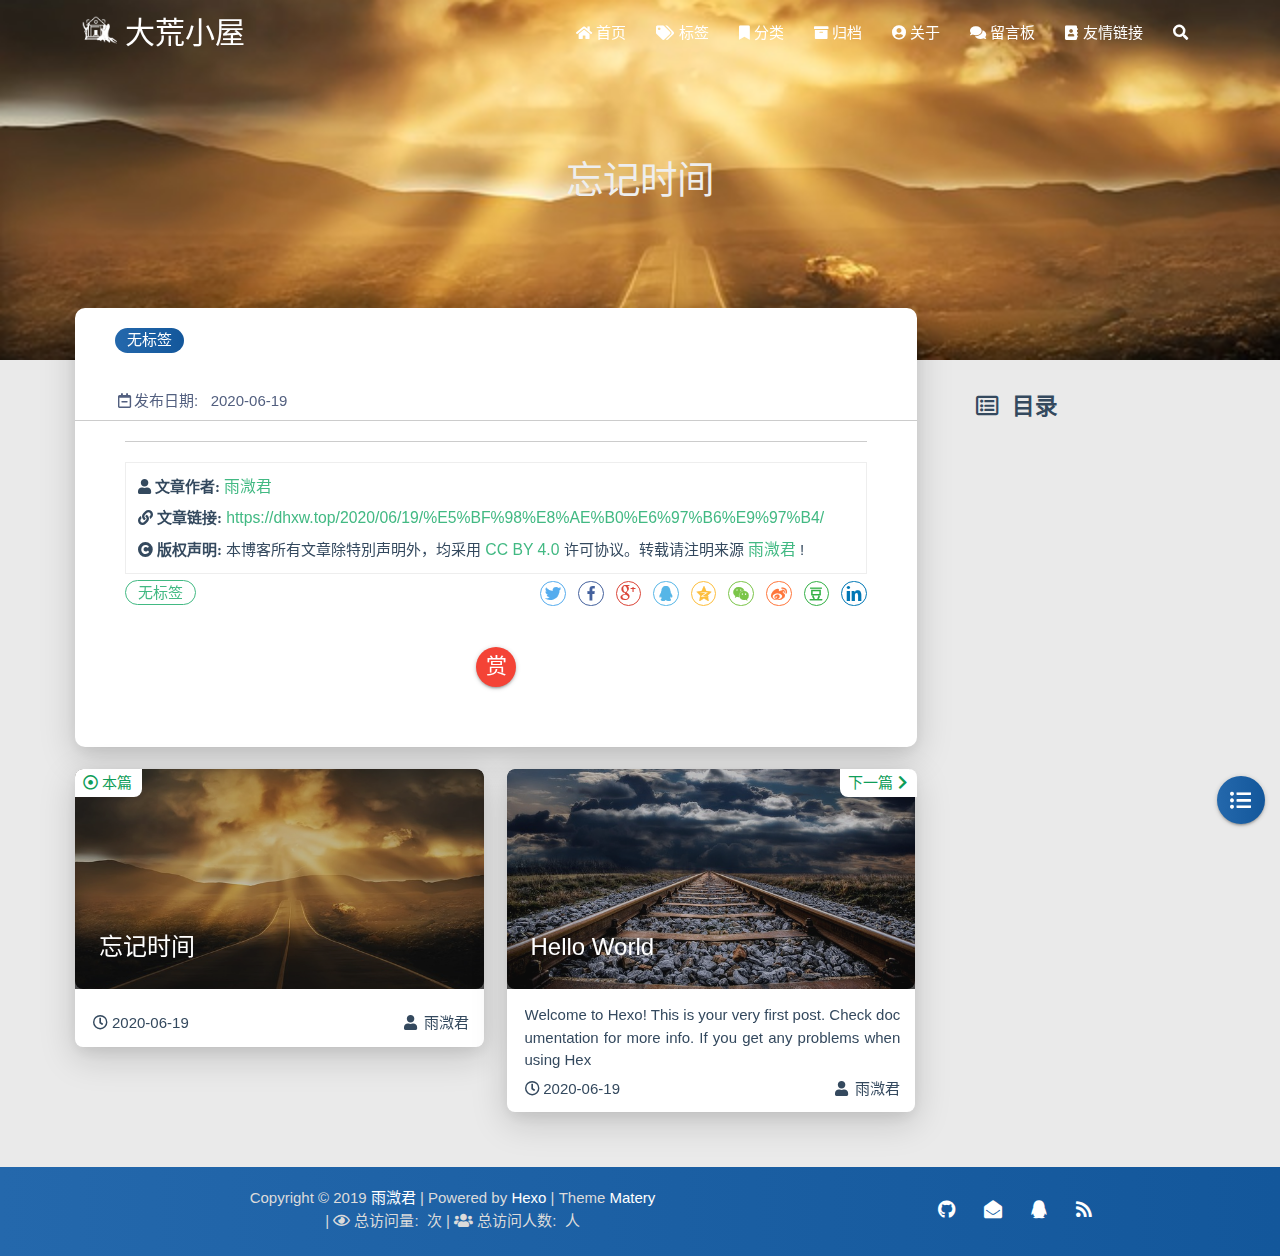
<file: 2020/06/19/忘记时间/index.html>
<!DOCTYPE HTML>
<html lang="zh-CN">


<head>
    <meta charset="utf-8">
    <meta name="keywords" content="忘记时间, 大荒 小屋 大荒小屋 雨溦">
    <meta name="description" content="雨溦君的心情工作站">
    <meta http-equiv="X-UA-Compatible" content="IE=edge">
    <meta name="viewport" content="width=device-width, initial-scale=1.0, user-scalable=no">
    <meta name="renderer" content="webkit|ie-stand|ie-comp">
    <meta name="mobile-web-app-capable" content="yes">
    <meta name="format-detection" content="telephone=no">
    <meta name="apple-mobile-web-app-capable" content="yes">
    <meta name="apple-mobile-web-app-status-bar-style" content="black-translucent">
    <!-- Global site tag (gtag.js) - Google Analytics -->


    <title>忘记时间 | 大荒小屋</title>
    <link rel="icon" type="image/png" href="/favicon.png">

    <link rel="stylesheet" type="text/css" href="/libs/awesome/css/all.css">
    <link rel="stylesheet" type="text/css" href="/libs/materialize/materialize.min.css">
    <link rel="stylesheet" type="text/css" href="/libs/aos/aos.css">
    <link rel="stylesheet" type="text/css" href="/libs/animate/animate.min.css">
    <link rel="stylesheet" type="text/css" href="/libs/lightGallery/css/lightgallery.min.css">
    <link rel="stylesheet" type="text/css" href="/css/matery.css">
    <link rel="stylesheet" type="text/css" href="/css/my.css">

    <script src="/libs/jquery/jquery.min.js"></script>

<meta name="generator" content="Hexo 4.2.1"></head>


<body>
    <header class="navbar-fixed">
    <nav id="headNav" class="bg-color nav-transparent">
        <div id="navContainer" class="nav-wrapper container">
            <div class="brand-logo">
                <a href="/" class="waves-effect waves-light">
                    
                    <img src="/medias/logo.png" class="logo-img" alt="LOGO">
                    
                    <span class="logo-span">大荒小屋</span>
                </a>
            </div>
            

<a href="#" data-target="mobile-nav" class="sidenav-trigger button-collapse"><i class="fas fa-bars"></i></a>
<ul class="right nav-menu">
  
  <li class="hide-on-med-and-down nav-item">
    
    <a href="/" class="waves-effect waves-light">
      
      <i class="fas fa-home" style="zoom: 0.6;"></i>
      
      <span>首页</span>
    </a>
    
  </li>
  
  <li class="hide-on-med-and-down nav-item">
    
    <a href="/tags" class="waves-effect waves-light">
      
      <i class="fas fa-tags" style="zoom: 0.6;"></i>
      
      <span>标签</span>
    </a>
    
  </li>
  
  <li class="hide-on-med-and-down nav-item">
    
    <a href="/categories" class="waves-effect waves-light">
      
      <i class="fas fa-bookmark" style="zoom: 0.6;"></i>
      
      <span>分类</span>
    </a>
    
  </li>
  
  <li class="hide-on-med-and-down nav-item">
    
    <a href="/archives" class="waves-effect waves-light">
      
      <i class="fas fa-archive" style="zoom: 0.6;"></i>
      
      <span>归档</span>
    </a>
    
  </li>
  
  <li class="hide-on-med-and-down nav-item">
    
    <a href="/about" class="waves-effect waves-light">
      
      <i class="fas fa-user-circle" style="zoom: 0.6;"></i>
      
      <span>关于</span>
    </a>
    
  </li>
  
  <li class="hide-on-med-and-down nav-item">
    
    <a href="/contact" class="waves-effect waves-light">
      
      <i class="fas fa-comments" style="zoom: 0.6;"></i>
      
      <span>留言板</span>
    </a>
    
  </li>
  
  <li class="hide-on-med-and-down nav-item">
    
    <a href="/friends" class="waves-effect waves-light">
      
      <i class="fas fa-address-book" style="zoom: 0.6;"></i>
      
      <span>友情链接</span>
    </a>
    
  </li>
  
  <li>
    <a href="#searchModal" class="modal-trigger waves-effect waves-light">
      <i id="searchIcon" class="fas fa-search" title="搜索" style="zoom: 0.85;"></i>
    </a>
  </li>
</ul>


<div id="mobile-nav" class="side-nav sidenav">

    <div class="mobile-head bg-color">
        
        <img src="/medias/logo.png" class="logo-img circle responsive-img">
        
        <div class="logo-name">大荒小屋</div>
        <div class="logo-desc">
            
            雨溦君的心情工作站
            
        </div>
    </div>

    

    <ul class="menu-list mobile-menu-list">
        
        <li class="m-nav-item">
	  
		<a href="/" class="waves-effect waves-light">
			
			    <i class="fa-fw fas fa-home"></i>
			
			首页
		</a>
          
        </li>
        
        <li class="m-nav-item">
	  
		<a href="/tags" class="waves-effect waves-light">
			
			    <i class="fa-fw fas fa-tags"></i>
			
			标签
		</a>
          
        </li>
        
        <li class="m-nav-item">
	  
		<a href="/categories" class="waves-effect waves-light">
			
			    <i class="fa-fw fas fa-bookmark"></i>
			
			分类
		</a>
          
        </li>
        
        <li class="m-nav-item">
	  
		<a href="/archives" class="waves-effect waves-light">
			
			    <i class="fa-fw fas fa-archive"></i>
			
			归档
		</a>
          
        </li>
        
        <li class="m-nav-item">
	  
		<a href="/about" class="waves-effect waves-light">
			
			    <i class="fa-fw fas fa-user-circle"></i>
			
			关于
		</a>
          
        </li>
        
        <li class="m-nav-item">
	  
		<a href="/contact" class="waves-effect waves-light">
			
			    <i class="fa-fw fas fa-comments"></i>
			
			留言板
		</a>
          
        </li>
        
        <li class="m-nav-item">
	  
		<a href="/friends" class="waves-effect waves-light">
			
			    <i class="fa-fw fas fa-address-book"></i>
			
			友情链接
		</a>
          
        </li>
        
        
        <li><div class="divider"></div></li>
        <li>
            <a href="https://github.com/blinkfox/hexo-theme-matery" class="waves-effect waves-light" target="_blank">
                <i class="fab fa-github-square fa-fw"></i>Fork Me
            </a>
        </li>
        
    </ul>
</div>


        </div>

        
            <style>
    .nav-transparent .github-corner {
        display: none !important;
    }

    .github-corner {
        position: absolute;
        z-index: 10;
        top: 0;
        right: 0;
        border: 0;
        transform: scale(1.1);
    }

    .github-corner svg {
        color: #0f9d58;
        fill: #fff;
        height: 64px;
        width: 64px;
    }

    .github-corner:hover .octo-arm {
        animation: a 0.56s ease-in-out;
    }

    .github-corner .octo-arm {
        animation: none;
    }

    @keyframes a {
        0%,
        to {
            transform: rotate(0);
        }
        20%,
        60% {
            transform: rotate(-25deg);
        }
        40%,
        80% {
            transform: rotate(10deg);
        }
    }
</style>

<a href="https://github.com/blinkfox/hexo-theme-matery" class="github-corner tooltipped hide-on-med-and-down" target="_blank"
   data-tooltip="Fork Me" data-position="left" data-delay="50">
    <svg viewBox="0 0 250 250" aria-hidden="true">
        <path d="M0,0 L115,115 L130,115 L142,142 L250,250 L250,0 Z"></path>
        <path d="M128.3,109.0 C113.8,99.7 119.0,89.6 119.0,89.6 C122.0,82.7 120.5,78.6 120.5,78.6 C119.2,72.0 123.4,76.3 123.4,76.3 C127.3,80.9 125.5,87.3 125.5,87.3 C122.9,97.6 130.6,101.9 134.4,103.2"
              fill="currentColor" style="transform-origin: 130px 106px;" class="octo-arm"></path>
        <path d="M115.0,115.0 C114.9,115.1 118.7,116.5 119.8,115.4 L133.7,101.6 C136.9,99.2 139.9,98.4 142.2,98.6 C133.8,88.0 127.5,74.4 143.8,58.0 C148.5,53.4 154.0,51.2 159.7,51.0 C160.3,49.4 163.2,43.6 171.4,40.1 C171.4,40.1 176.1,42.5 178.8,56.2 C183.1,58.6 187.2,61.8 190.9,65.4 C194.5,69.0 197.7,73.2 200.1,77.6 C213.8,80.2 216.3,84.9 216.3,84.9 C212.7,93.1 206.9,96.0 205.4,96.6 C205.1,102.4 203.0,107.8 198.3,112.5 C181.9,128.9 168.3,122.5 157.7,114.1 C157.9,116.9 156.7,120.9 152.7,124.9 L141.0,136.5 C139.8,137.7 141.6,141.9 141.8,141.8 Z"
              fill="currentColor" class="octo-body"></path>
    </svg>
</a>
        
    </nav>

</header>

    



<div class="bg-cover pd-header post-cover" style="background-image: url('/medias/featureimages/22.jpg')">
    <div class="container" style="right: 0px;left: 0px;">
        <div class="row">
            <div class="col s12 m12 l12">
                <div class="brand">
                    <h1 class="description center-align post-title">忘记时间</h1>
                </div>
            </div>
        </div>
    </div>
</div>




<main class="post-container content">

    
    <link rel="stylesheet" href="/libs/tocbot/tocbot.css">
<style>
    #articleContent h1::before,
    #articleContent h2::before,
    #articleContent h3::before,
    #articleContent h4::before,
    #articleContent h5::before,
    #articleContent h6::before {
        display: block;
        content: " ";
        height: 100px;
        margin-top: -100px;
        visibility: hidden;
    }

    #articleContent :focus {
        outline: none;
    }

    .toc-fixed {
        position: fixed;
        top: 64px;
    }

    .toc-widget {
        width: 345px;
        padding-left: 20px;
    }

    .toc-widget .toc-title {
        margin: 35px 0 15px 0;
        padding-left: 17px;
        font-size: 1.5rem;
        font-weight: bold;
        line-height: 1.5rem;
    }

    .toc-widget ol {
        padding: 0;
        list-style: none;
    }

    #toc-content {
        height: calc(100vh - 250px);
        overflow: auto;
    }

    #toc-content ol {
        padding-left: 10px;
    }

    #toc-content ol li {
        padding-left: 10px;
    }

    #toc-content .toc-link:hover {
        color: #42b983;
        font-weight: 700;
        text-decoration: underline;
    }

    #toc-content .toc-link::before {
        background-color: transparent;
        max-height: 25px;

        position: absolute;
        right: 23.5vw;
        display: block;
    }

    #toc-content .is-active-link {
        color: #42b983;
    }

    #floating-toc-btn {
        position: fixed;
        right: 15px;
        bottom: 76px;
        padding-top: 15px;
        margin-bottom: 0;
        z-index: 998;
    }

    #floating-toc-btn .btn-floating {
        width: 48px;
        height: 48px;
    }

    #floating-toc-btn .btn-floating i {
        line-height: 48px;
        font-size: 1.4rem;
    }
</style>
<div class="row">
    <div id="main-content" class="col s12 m12 l9">
        <!-- 文章内容详情 -->
<div id="artDetail">
    <div class="card">
        <div class="card-content article-info">
            <div class="row tag-cate">
                <div class="col s7">
                    
                          <div class="article-tag">
                            <span class="chip bg-color">无标签</span>
                          </div>
                    
                </div>
                <div class="col s5 right-align">
                    
                </div>
            </div>

            <div class="post-info">
                
                <div class="post-date info-break-policy">
                    <i class="far fa-calendar-minus fa-fw"></i>发布日期:&nbsp;&nbsp;
                    2020-06-19
                </div>
                

                

                

                

                
            </div>
        </div>
        <hr class="clearfix">
        <div class="card-content article-card-content">
            <div id="articleContent">
                
            </div>
            <hr/>

            

    <div class="reprint" id="reprint-statement">
        
            <div class="reprint__author">
                <span class="reprint-meta" style="font-weight: bold;">
                    <i class="fas fa-user">
                        文章作者:
                    </i>
                </span>
                <span class="reprint-info">
                    <a href="/about" rel="external nofollow noreferrer">雨溦君</a>
                </span>
            </div>
            <div class="reprint__type">
                <span class="reprint-meta" style="font-weight: bold;">
                    <i class="fas fa-link">
                        文章链接:
                    </i>
                </span>
                <span class="reprint-info">
                    <a href="https://dhxw.top/2020/06/19/%E5%BF%98%E8%AE%B0%E6%97%B6%E9%97%B4/">https://dhxw.top/2020/06/19/%E5%BF%98%E8%AE%B0%E6%97%B6%E9%97%B4/</a>
                </span>
            </div>
            <div class="reprint__notice">
                <span class="reprint-meta" style="font-weight: bold;">
                    <i class="fas fa-copyright">
                        版权声明:
                    </i>
                </span>
                <span class="reprint-info">
                    本博客所有文章除特別声明外，均采用
                    <a href="https://creativecommons.org/licenses/by/4.0/deed.zh" rel="external nofollow noreferrer" target="_blank">CC BY 4.0</a>
                    许可协议。转载请注明来源
                    <a href="/about" target="_blank">雨溦君</a>
                    !
                </span>
            </div>
        
    </div>

    <script async defer>
      document.addEventListener("copy", function (e) {
        let toastHTML = '<span>复制成功，请遵循本文的转载规则</span><button class="btn-flat toast-action" onclick="navToReprintStatement()" style="font-size: smaller">查看</a>';
        M.toast({html: toastHTML})
      });

      function navToReprintStatement() {
        $("html, body").animate({scrollTop: $("#reprint-statement").offset().top - 80}, 800);
      }
    </script>



            <div class="tag_share" style="display: block;">
                <div class="post-meta__tag-list" style="display: inline-block;">
                    
                        <div class="article-tag">
                            <span class="chip bg-color">无标签</span>
                        </div>
                    
                </div>
                <div class="post_share" style="zoom: 80%; width: fit-content; display: inline-block; float: right; margin: -0.15rem 0;">
                    <link rel="stylesheet" type="text/css" href="/libs/share/css/share.min.css">
<div id="article-share">

    
    <div class="social-share" data-sites="twitter,facebook,google,qq,qzone,wechat,weibo,douban,linkedin" data-wechat-qrcode-helper="<p>微信扫一扫即可分享！</p>"></div>
    <script src="/libs/share/js/social-share.min.js"></script>
    

    

</div>

                </div>
            </div>
            
                <style>
    #reward {
        margin: 40px 0;
        text-align: center;
    }

    #reward .reward-link {
        font-size: 1.4rem;
        line-height: 38px;
    }

    #reward .btn-floating:hover {
        box-shadow: 0 6px 12px rgba(0, 0, 0, 0.2), 0 5px 15px rgba(0, 0, 0, 0.2);
    }

    #rewardModal {
        width: 320px;
        height: 350px;
    }

    #rewardModal .reward-title {
        margin: 15px auto;
        padding-bottom: 5px;
    }

    #rewardModal .modal-content {
        padding: 10px;
    }

    #rewardModal .close {
        position: absolute;
        right: 15px;
        top: 15px;
        color: rgba(0, 0, 0, 0.5);
        font-size: 1.3rem;
        line-height: 20px;
        cursor: pointer;
    }

    #rewardModal .close:hover {
        color: #ef5350;
        transform: scale(1.3);
        -moz-transform:scale(1.3);
        -webkit-transform:scale(1.3);
        -o-transform:scale(1.3);
    }

    #rewardModal .reward-tabs {
        margin: 0 auto;
        width: 210px;
    }

    .reward-tabs .tabs {
        height: 38px;
        margin: 10px auto;
        padding-left: 0;
    }

    .reward-content ul {
        padding-left: 0 !important;
    }

    .reward-tabs .tabs .tab {
        height: 38px;
        line-height: 38px;
    }

    .reward-tabs .tab a {
        color: #fff;
        background-color: #ccc;
    }

    .reward-tabs .tab a:hover {
        background-color: #ccc;
        color: #fff;
    }

    .reward-tabs .wechat-tab .active {
        color: #fff !important;
        background-color: #22AB38 !important;
    }

    .reward-tabs .alipay-tab .active {
        color: #fff !important;
        background-color: #019FE8 !important;
    }

    .reward-tabs .reward-img {
        width: 210px;
        height: 210px;
    }
</style>

<div id="reward">
    <a href="#rewardModal" class="reward-link modal-trigger btn-floating btn-medium waves-effect waves-light red">赏</a>

    <!-- Modal Structure -->
    <div id="rewardModal" class="modal">
        <div class="modal-content">
            <a class="close modal-close"><i class="fas fa-times"></i></a>
            <h4 class="reward-title">你的赏识是我前进的动力</h4>
            <div class="reward-content">
                <div class="reward-tabs">
                    <ul class="tabs row">
                        <li class="tab col s6 alipay-tab waves-effect waves-light"><a href="#alipay">支付宝</a></li>
                        <li class="tab col s6 wechat-tab waves-effect waves-light"><a href="#wechat">微 信</a></li>
                    </ul>
                    <div id="alipay">
                        <img src="/medias/reward/alipay.jpg" class="reward-img" alt="支付宝打赏二维码">
                    </div>
                    <div id="wechat">
                        <img src="/medias/reward/wechat.png" class="reward-img" alt="微信打赏二维码">
                    </div>
                </div>
            </div>
        </div>
    </div>
</div>

<script>
    $(function () {
        $('.tabs').tabs();
    });
</script>

            
        </div>
    </div>

    

    

    

    

    

    

    

<article id="prenext-posts" class="prev-next articles">
    <div class="row article-row">
        
        <div class="article col s12 m6" data-aos="fade-up" data-aos="fade-up">
            <div class="article-badge left-badge text-color">
                <i class="far fa-dot-circle"></i>&nbsp;本篇
            </div>
            <div class="card">
                <a href="/2020/06/19/%E5%BF%98%E8%AE%B0%E6%97%B6%E9%97%B4/">
                    <div class="card-image">
                        
                        
                        <img src="/medias/featureimages/22.jpg" class="responsive-img" alt="忘记时间">
                        
                        <span class="card-title">忘记时间</span>
                    </div>
                </a>
                <div class="card-content article-content">
                    <div class="summary block-with-text">
                        
                            
                        
                    </div>
                    <div class="publish-info">
                            <span class="publish-date">
                                <i class="far fa-clock fa-fw icon-date"></i>2020-06-19
                            </span>
                        <span class="publish-author">
                            
                            <i class="fas fa-user fa-fw"></i>
                            雨溦君
                            
                        </span>
                    </div>
                </div>

                
            </div>
        </div>
        
        
        <div class="article col s12 m6" data-aos="fade-up">
            <div class="article-badge right-badge text-color">
                下一篇&nbsp;<i class="fas fa-chevron-right"></i>
            </div>
            <div class="card">
                <a href="/2020/06/19/hello-world/">
                    <div class="card-image">
                        
                        
                        <img src="/medias/featureimages/12.jpg" class="responsive-img" alt="Hello World">
                        
                        <span class="card-title">Hello World</span>
                    </div>
                </a>
                <div class="card-content article-content">
                    <div class="summary block-with-text">
                        
                            Welcome to Hexo! This is your very first post. Check documentation for more info. If you get any problems when using Hex
                        
                    </div>
                    <div class="publish-info">
                            <span class="publish-date">
                                <i class="far fa-clock fa-fw icon-date"></i>2020-06-19
                            </span>
                        <span class="publish-author">
                            
                            <i class="fas fa-user fa-fw"></i>
                            雨溦君
                            
                        </span>
                    </div>
                </div>
                
            </div>
        </div>
        
    </div>
</article>

</div>



<!-- 代码块功能依赖 -->
<script type="text/javascript" src="/libs/codeBlock/codeBlockFuction.js"></script>

<!-- 代码语言 -->

<script type="text/javascript" src="/libs/codeBlock/codeLang.js"></script>


<!-- 代码块复制 -->

<script type="text/javascript" src="/libs/codeBlock/codeCopy.js"></script>


<!-- 代码块收缩 -->

<script type="text/javascript" src="/libs/codeBlock/codeShrink.js"></script>


<!-- 代码块折行 -->

<style type="text/css">
code[class*="language-"], pre[class*="language-"] { white-space: pre !important; }
</style>


    </div>
    <div id="toc-aside" class="expanded col l3 hide-on-med-and-down">
        <div class="toc-widget">
            <div class="toc-title"><i class="far fa-list-alt"></i>&nbsp;&nbsp;目录</div>
            <div id="toc-content"></div>
        </div>
    </div>
</div>

<!-- TOC 悬浮按钮. -->

<div id="floating-toc-btn" class="hide-on-med-and-down">
    <a class="btn-floating btn-large bg-color">
        <i class="fas fa-list-ul"></i>
    </a>
</div>


<script src="/libs/tocbot/tocbot.min.js"></script>
<script>
    $(function () {
        tocbot.init({
            tocSelector: '#toc-content',
            contentSelector: '#articleContent',
            headingsOffset: -($(window).height() * 0.4 - 45),
            collapseDepth: Number('0'),
            headingSelector: 'h2, h3, h4'
        });

        // modify the toc link href to support Chinese.
        let i = 0;
        let tocHeading = 'toc-heading-';
        $('#toc-content a').each(function () {
            $(this).attr('href', '#' + tocHeading + (++i));
        });

        // modify the heading title id to support Chinese.
        i = 0;
        $('#articleContent').children('h2, h3, h4').each(function () {
            $(this).attr('id', tocHeading + (++i));
        });

        // Set scroll toc fixed.
        let tocHeight = parseInt($(window).height() * 0.4 - 64);
        let $tocWidget = $('.toc-widget');
        $(window).scroll(function () {
            let scroll = $(window).scrollTop();
            /* add post toc fixed. */
            if (scroll > tocHeight) {
                $tocWidget.addClass('toc-fixed');
            } else {
                $tocWidget.removeClass('toc-fixed');
            }
        });

        
        /* 修复文章卡片 div 的宽度. */
        let fixPostCardWidth = function (srcId, targetId) {
            let srcDiv = $('#' + srcId);
            if (srcDiv.length === 0) {
                return;
            }

            let w = srcDiv.width();
            if (w >= 450) {
                w = w + 21;
            } else if (w >= 350 && w < 450) {
                w = w + 18;
            } else if (w >= 300 && w < 350) {
                w = w + 16;
            } else {
                w = w + 14;
            }
            $('#' + targetId).width(w);
        };

        // 切换TOC目录展开收缩的相关操作.
        const expandedClass = 'expanded';
        let $tocAside = $('#toc-aside');
        let $mainContent = $('#main-content');
        $('#floating-toc-btn .btn-floating').click(function () {
            if ($tocAside.hasClass(expandedClass)) {
                $tocAside.removeClass(expandedClass).hide();
                $mainContent.removeClass('l9');
            } else {
                $tocAside.addClass(expandedClass).show();
                $mainContent.addClass('l9');
            }
            fixPostCardWidth('artDetail', 'prenext-posts');
        });
        
    });
</script>

    

</main>




    <footer class="page-footer bg-color">
        <div class="container row center-align" style="margin-bottom: 0px !important;">
        <div class="col s12 m8 l8 copy-right">
            Copyright&nbsp;&copy;
            <span id="year">2019</span>
            <a href="/about" target="_blank">雨溦君</a>
            |&nbsp;Powered by&nbsp;<a href="https://hexo.io/" target="_blank">Hexo</a>
            |&nbsp;Theme&nbsp;<a href="https://github.com/blinkfox/hexo-theme-matery" target="_blank">Matery</a>
            <br>
            
            
            
            
            
            
            <span id="busuanzi_container_site_pv">
                |&nbsp;<i class="far fa-eye"></i>&nbsp;总访问量:&nbsp;<span id="busuanzi_value_site_pv"
                    class="white-color"></span>&nbsp;次
            </span>
            
            
            <span id="busuanzi_container_site_uv">
                |&nbsp;<i class="fas fa-users"></i>&nbsp;总访问人数:&nbsp;<span id="busuanzi_value_site_uv"
                    class="white-color"></span>&nbsp;人
            </span>
            
            <br>
            
            <br>
            
        </div>
        <div class="col s12 m4 l4 social-link social-statis">
    <a href="https://github.com/blinkfox" class="tooltipped" target="_blank" data-tooltip="访问我的GitHub" data-position="top" data-delay="50">
        <i class="fab fa-github"></i>
    </a>



    <a href="mailto:1181062873@qq.com" class="tooltipped" target="_blank" data-tooltip="邮件联系我" data-position="top" data-delay="50">
        <i class="fas fa-envelope-open"></i>
    </a>







    <a href="tencent://AddContact/?fromId=50&fromSubId=1&subcmd=all&uin=1181062873" class="tooltipped" target="_blank" data-tooltip="QQ联系我: 1181062873" data-position="top" data-delay="50">
        <i class="fab fa-qq"></i>
    </a>







    <a href="/atom.xml" class="tooltipped" target="_blank" data-tooltip="RSS 订阅" data-position="top" data-delay="50">
        <i class="fas fa-rss"></i>
    </a>

</div>
    </div>
</footer>

<div class="progress-bar"></div>


    <!-- 搜索遮罩框 -->
<div id="searchModal" class="modal">
    <div class="modal-content">
        <div class="search-header">
            <span class="title"><i class="fas fa-search"></i>&nbsp;&nbsp;搜索</span>
            <input type="search" id="searchInput" name="s" placeholder="请输入搜索的关键字"
                   class="search-input">
        </div>
        <div id="searchResult"></div>
    </div>
</div>

<script src="/js/search.js"></script>
<script type="text/javascript">
$(function () {
    searchFunc("/search.xml", 'searchInput', 'searchResult');
});
</script>

    <!-- 回到顶部按钮 -->
<div id="backTop" class="top-scroll">
    <a class="btn-floating btn-large waves-effect waves-light" href="#!">
        <i class="fas fa-arrow-up"></i>
    </a>
</div>


    <script src="/libs/materialize/materialize.min.js"></script>
    <script src="/libs/masonry/masonry.pkgd.min.js"></script>
    <script src="/libs/aos/aos.js"></script>
    <script src="/libs/scrollprogress/scrollProgress.min.js"></script>
    <script src="/libs/lightGallery/js/lightgallery-all.min.js"></script>
    <script src="/js/matery.js"></script>

    <!-- Baidu Analytics -->

    <!-- Baidu Push -->

<script>
    (function () {
        var bp = document.createElement('script');
        var curProtocol = window.location.protocol.split(':')[0];
        if (curProtocol === 'https') {
            bp.src = 'https://zz.bdstatic.com/linksubmit/push.js';
        } else {
            bp.src = 'http://push.zhanzhang.baidu.com/push.js';
        }
        var s = document.getElementsByTagName("script")[0];
        s.parentNode.insertBefore(bp, s);
    })();
</script>

    
    <script src="/libs/others/clicklove.js" async="async"></script>
    
    
    <script async src="/libs/others/busuanzi.pure.mini.js"></script>
    

    

    

    

    

    

    
    <script src="/libs/instantpage/instantpage.js" type="module"></script>
    

</body>

</html>
</file>
<file: css/matery.css>
/*全局基础样式*/
/*小屏幕下(手机类)的样式*/
@media only screen and (max-width: 601px) {
    .container {
        width: 95%;
    }
}

/*中等屏幕下(平板类)的样式*/
@media only screen and (min-width: 600px) and (max-width: 992px) {
    .container {
        width: 90%;
    }
}

/*大屏幕下(桌面类)的样式*/
@media only screen and (min-width: 993px) {
    .container {
        width: 90%;
        max-width: 1125px;
    }

    .head-container {
        position: absolute;
        padding: 0px 30px;
        width: 100%;
    }

    .post-container {
        width: 90%;
        margin: 0 auto;
        max-width: 1250px;
    }
}

body {
    background-color: #eaeaea;
    margin: 0;
    color: #34495e;
}

h1 {
    margin: 48px 0 22px -5px;
    font-size: 2.0rem;
    font-weight: bold;
    line-height: 2.0rem;
}

h2 {
    margin: 42px 0 18px -5px;
    font-size: 1.8rem;
    font-weight: bold;
    line-height: 1.8rem;
}

h3 {
    margin: 38px 0 15px -4px;
    font-size: 1.6rem;
    font-weight: bold;
    line-height: 1.7rem;
}

h4 {
    margin: 32px 0 12px -4px;
    font-size: 1.45rem;
    font-weight: bold;
    line-height: 1.45rem;
}

h5 {
    margin: 28px 0 8px -4px;
    font-size: 1.2rem;
    font-weight: bold;
    line-height: 1.2rem;
}

h6 {
    margin: 22px 0 4px -4px;
    font-size: 1.1rem;
    line-height: 1.1rem;
}

p {
    font-size: 1rem;
    line-height: 1.5rem;
}

hr {
    margin: 20px 0;
    border: 0;
    border-top: 1px solid #ccc;
}

blockquote {
    border-left: 5px solid #42b983;
    padding: 1rem 0.8rem 0.2rem 0.8rem;
    color: #666;
    background-color: rgba(66, 185, 131, .1);
}

.line-numbers-rows {
    border-right-width: 0px !important;
}

.line-numbers {
    padding: 1.5rem 1.5rem 1.5rem 3.5rem !important;
    margin: 1rem 0 !important;
    background: #272822;
    overflow: auto;
    border-radius: 0.35rem;
    tab-size: 4;
}

pre {
    padding: 2.5rem 1.5rem 1.5rem 1.5rem !important;
    margin: 1rem 0 !important;
    background: #272822;
    overflow: auto;
    border-radius: 0.35rem;
    tab-size: 4;
}

.code-area::after {
    content: " ";
    position: absolute;
    border-radius: 50%;
    background: #ff5f56;
    width: 12px;
    height: 12px;
    top: 0;
    left: 12px;
    margin-top: 12px;
    -webkit-box-shadow: 20px 0 #ffbd2e, 40px 0 #27c93f;
    box-shadow: 20px 0 #ffbd2e, 40px 0 #27c93f;
}

code {
    padding: 1px 5px;
    top: 13px !important;
    font-family: Inconsolata, Monaco, Consolas, 'Courier New', Courier, monospace;
    font-size: 0.91rem;
    color: #e96900;
    background-color: #f8f8f8;
    border-radius: 2px;
}

.code_copy {
    position: absolute;
    top: 0.7rem;
    right: 25px;
    z-index: 1;
    filter: invert(50%);
    cursor: pointer;
}

.codecopy_notice {
    position: absolute;
    top: 0.7rem;
    right: 6px;
    z-index: 1;
    filter: invert(50%);
    opacity: 0;
}

.code_lang {
    position: absolute;
    top: 1.2rem;
    right: 46px;
    line-height: 0;
    font-weight: bold;
    font-family: normal;
    z-index: 1;
    filter: invert(50%);
    cursor: pointer;
}

.code-expand {
    position: absolute;
    top: 4px;
    right: 0px;
    filter: invert(50%);
    padding: 7px;
    z-index: 999 !important;
    cursor: pointer;
    transition: all .3s;
    transform: rotate(0deg);
}

.code-closed .code-expand {
    transform: rotate(-180deg) !important;
    transition: all .3s;
}

.code-closed pre::before {
    height: 0px;
}

pre code {
    padding: 0;
    color: #e8eaf6;
    background-color: #272822;
}

pre[class*="language-"] {
    padding: 1.2em;
    margin: .5em 0;
}

code[class*="language-"],
pre[class*="language-"] {
    color: #e8eaf6;
    white-space: pre-wrap !important;
}

/* 键盘 kbd 标签样式 */
kbd {
    margin: 0 3px;
    padding: 3px 5px;
    border-radius: 3px;
    border: 1px solid #b4b4b4;
    box-shadow: 0 1px 3px rgba(0, 0, 0, 0.25), 0 2px 1px 0 rgba(255, 255, 255, 0.6) inset;
    font-family: 'Menlo';
    font-size: 0.9rem;
    font-weight: 600;
    background-color: #f8f8f8;
    color: #34495e;
    line-height: 1.8rem;
    white-space: nowrap;
}

b,
strong {
    font-weight: bold;
}

dfn {
    font-style: italic;
}

small {
    font-size: 85%;
}

cite {
    font-style: normal;
}

mark {
    background-color: #fcf8e3;
    padding: .2em;
}

.card {
    border-radius: 10px;
    box-shadow: 0 15px 35px rgba(50, 50, 93, .1), 0 5px 15px rgba(0, 0, 0, .07) !important;
}

.card .card-image img {
    border-radius: 8px 8px 0 0;
    /* 修改文章列表图片填充样式为 cover 以覆盖整个区域而不会被缩放 */
    object-fit: cover;
}

.container .row {
    margin-bottom: 0;
}

.bg-color {
    background-image: linear-gradient(to right, #2468ac 0%, #13579b 100%);
}

.text-color {
    color: #0f9d58 !important;
}

.white-color {
    color: #fff;
}

.progress-bar {
    height: 4px;
    position: fixed;
    bottom: 0;
    z-index: 300;
    background: linear-gradient(to right, #4cbf30 0%, #0f9d58 100%);
    opacity: 0.8;
}

.sidenav-overlay {
    z-index: 500;
}

.pd-header {
    margin-top: -64px;
}

header .side-nav {
    width: 240px;
    z-index: 999;
    box-shadow: 0 2px 5px 0 rgba(0, 0, 0, 0.16), 0 7px 10px 0 rgba(0, 0, 0, 0.12);
}

nav {
    box-shadow: 0 2px 5px 0 rgba(0, 0, 0, 0.16), 0 7px 10px 0 rgba(0, 0, 0, 0.12);
}

header .nav-transparent {
    background-color: transparent !important;
    background-image: none;
    box-shadow: none;
}

header nav .brand-span {
    font-size: 1.45rem;
}

header .brand-logo .logo-img {
    height: 45px;
    vertical-align: middle;
    padding-bottom: 6px;
}

header .brand-logo .logo-span {
    font-size: 2rem;
}

/*修改顶部 logo 的文字垂直对齐为 top，避免默认 middle 看起来偏下*/
header .brand-logo .waves-effect {
    vertical-align: top;
}

header .button-collapse i {
    font-size: 1.5rem;
}

header .side-nav .mobile-head {
    padding: 0 15px;
}

header .side-nav .mobile-head img {
    margin-top: 30px;
    width: 75px;
    height: 75px;
}

header .side-nav .mobile-head .logo-name {
    margin-top: -30px;
    padding-left: 10px;
    font-size: 1.5rem;
}

header .side-nav .mobile-head .logo-desc {
    margin-top: -10px;
    padding-left: 10px;
    padding-bottom: 10px;
    font-size: 0.8rem;
    line-height: 1.3rem;
    color: #e3e3e3;
}

header .side-nav .menu-list li {
    padding: 0;
    margin-left: -15px;
}

header .side-nav .menu-list a {
    height: 50px;
    line-height: 50px;
    color: #34495e !important;
}

.mobile-menu-list a i {
    margin-left: 8px !important;
    font-size: 1.16rem;
    color: #34495e !important;
}

header .side-nav .fa-fw {
    width: 3.3rem;
    text-align: left;
}

header .side-nav .social-link {
    position: absolute;
    bottom: 45px;
    padding-left: 15px;
}

.social-link a {
    font-size: 1.2rem;
    display: inline;
    padding: 0 12px;
}

.cover-btns {
    position: relative;
    top: 10vh;
    text-align: center;
}

.cover-btns a {
    margin: 10px 15px;
    padding: 0 35px;
    height: 45px;
    line-height: 45px;
    font-size: 1rem;
    color: #fff;
    border: 1px solid #fff;
    background-color: transparent;
    border-radius: 30px;
    box-shadow: none;
}

.cover-btns a:hover {
    border: 1px solid #f44336;
    background-color: #f44336;
    box-shadow: 0 14px 26px -12px rgba(233, 30, 99, 0.42),
            0 4px 23px 0 rgba(0, 0, 0, 0.12),
            0 8px 10px -5px rgba(233, 30, 99, 0.2);
}

.cover-btns a i {
    font-size: 1.1rem;
    padding-right: 5px;
}

.scroll-down {
    background: #333;
    margin: 100px auto;
    -webkit-animation: scroll-down 1.5s infinite;
    -moz-animation: scroll-down 1.5s infinite;
    -o-animation: scroll-down 1.5s infinite;
    -ms-animation: scroll-down1.5s infinite;
    animation: scroll-down 1.5s infinite;
}

@-moz-keyframes scroll-down {
    0% {
        opacity: 0.4;
        -ms-filter: "progid:DXImageTransform.Microsoft.Alpha(Opacity=40)";
        filter: alpha(opacity=40);
        top: 0;
    }

    50% {
        opacity: 1;
        -ms-filter: none;
        filter: none;
        top: -16px;
    }

    100% {
        opacity: 0.4;
        -ms-filter: "progid:DXImageTransform.Microsoft.Alpha(Opacity=40)";
        filter: alpha(opacity=40);
        top: 0;
    }
}

@-webkit-keyframes scroll-down {
    0% {
        opacity: 0.4;
        -ms-filter: "progid:DXImageTransform.Microsoft.Alpha(Opacity=40)";
        filter: alpha(opacity=40);
        top: 0;
    }

    50% {
        opacity: 1;
        -ms-filter: none;
        filter: none;
        top: -16px;
    }

    100% {
        opacity: 0.4;
        -ms-filter: "progid:DXImageTransform.Microsoft.Alpha(Opacity=40)";
        filter: alpha(opacity=40);
        top: 0;
    }
}

@-o-keyframes scroll-down {
    0% {
        opacity: 0.4;
        -ms-filter: "progid:DXImageTransform.Microsoft.Alpha(Opacity=40)";
        filter: alpha(opacity=40);
        top: 0;
    }

    50% {
        opacity: 1;
        -ms-filter: none;
        filter: none;
        top: -16px;
    }

    100% {
        opacity: 0.4;
        -ms-filter: "progid:DXImageTransform.Microsoft.Alpha(Opacity=40)";
        filter: alpha(opacity=40);
        top: 0;
    }
}

@keyframes scroll-down {
    0% {
        opacity: 0.4;
        -ms-filter: "progid:DXImageTransform.Microsoft.Alpha(Opacity=40)";
        filter: alpha(opacity=40);
        top: 0;
    }

    50% {
        opacity: 1;
        -ms-filter: none;
        filter: none;
        top: -16px;
    }

    100% {
        opacity: 0.4;
        -ms-filter: "progid:DXImageTransform.Microsoft.Alpha(Opacity=40)";
        filter: alpha(opacity=40);
        top: 0;
    }
}

.cover-social-link {
    position: relative;
    top: 23vh;
    width: 100%;
    text-align: center;
}

.cover-social-link a {
    padding: 0 15px;
    font-size: 1.35rem;
    color: #fff;
}

header .go-back {
    float: left;
    position: relative;
    padding-left: 5px;
    padding-right: 5px;
    z-index: 1;
    height: 56px;
}

header .go-back i {
    font-size: 1.6rem;
    font-weight: 200;
    line-height: 56px;
}

/* 背景图效果. */
.bg-cover {
    position: relative;
    display: flex;
    align-items: center;
    height: 60vh;
    padding: 0;
    border: 0;
    overflow: hidden;
    background-position: center center;
    background-size: cover;
    transform: translate3d(0px, 0px, 0px);
}

.index-cover {
    height: 100vh;
}

.post-cover {
    height: 40vh !important;
}

.bg-cover:before,
.bg-cover:after {
    position: absolute;
    z-index: 1;
    width: 100%;
    height: 100%;
    display: block;
    left: 0;
    top: 0;
    content: "";
}

.bg-cover .container {
    position: relative;
    color: #fff;
    z-index: 2;
}

.bg-cover .title {
    font-size: 4rem;
    line-height: 1.85em;
    margin-bottom: 20px;
    position: relative;
}

.bg-cover .description {
    font-weight: 300;
    font-size: 1.25rem;
    line-height: 1.4em;
    color: #eee;
}

.bg-cover .post-title {
    margin: 0 auto;
    font-size: 2.5rem;
    font-weight: 400;
}

@-webkit-keyframes rainbow {

    0%,
    100% {
        background: rgba(156, 39, 176, 0.75);
        background: linear-gradient(45deg, rgba(156, 39, 176, 0.75) 0%, rgba(156, 39, 176, 0.65) 100%);
        background: -moz-linear-gradient(135deg, rgba(156, 39, 176, 0.75) 0%, rgba(156, 39, 176, 0.65) 100%);
        background: -webkit-linear-gradient(135deg, rgba(156, 39, 176, 0.75) 0%, rgba(156, 39, 176, 0.65) 100%);
    }

    16% {
        background: rgba(132, 13, 121, 0.75);
        background: linear-gradient(45deg, rgba(132, 13, 121, 0.75) 0%, rgba(132, 13, 121, 0.65) 100%);
        background: -moz-linear-gradient(135deg, rgba(132, 13, 121, 0.75) 0%, rgba(132, 13, 121, 0.65) 100%);
        background: -webkit-linear-gradient(135deg, rgba(132, 13, 121, 0.75) 0%, rgba(132, 13, 121, 0.65) 100%);
    }

    32% {
        background: rgba(239, 83, 80, 0.75);
        background: linear-gradient(45deg, rgba(239, 83, 80, 0.75) 0%, rgba(239, 83, 80, 0.65) 100%);
        background: -moz-linear-gradient(135deg, rgba(239, 83, 80, 0.75) 0%, rgba(239, 83, 80, 0.65) 100%);
        background: -webkit-linear-gradient(135deg, rgba(239, 83, 80, 0.75) 0%, rgba(239, 83, 80, 0.65) 100%);
    }

    48% {
        background: rgba(255, 87, 34, 0.75);
        background: linear-gradient(45deg, rgba(255, 87, 34, 0.75) 0%, rgba(255, 87, 34, 0.65) 100%);
        background: -moz-linear-gradient(135deg, rgba(255, 87, 34, 0.75) 0%, rgba(255, 87, 34, 0.65) 100%);
        background: -webkit-linear-gradient(135deg, rgba(255, 87, 34, 0.75) 0%, rgba(255, 87, 34, 0.65) 100%);
    }

    64% {
        background: rgba(255, 160, 0, 0.75);
        background: linear-gradient(45deg, rgba(255, 160, 0, 0.75) 0%, rgba(255, 160, 0, 0.65) 100%);
        background: -moz-linear-gradient(135deg, rgba(255, 160, 0, 0.75) 0%, rgba(255, 112, 66, 0.65) 100%);
        background: -webkit-linear-gradient(135deg, rgba(255, 160, 0, 0.75) 0%, rgba(255, 160, 0, 0.65) 100%);
    }

    80% {
        background: rgba(233, 30, 99, 0.75);
        background: linear-gradient(45deg, rgba(233, 30, 99, 0.75) 0%, rgba(233, 30, 99, 0.65) 100%);
        background: -moz-linear-gradient(135deg, rgba(233, 30, 99, 0.75) 0%, rgba(233, 30, 99, 0.65) 100%);
        background: -webkit-linear-gradient(135deg, rgba(2233, 30, 99, 0.75) 0%, rgba(233, 30, 99, 0.65) 100%);
    }
}

@keyframes rainbow {

    0%,
    100% {
        background: rgba(156, 39, 176, 0.75);
        background: linear-gradient(45deg, rgba(156, 39, 176, 0.75) 0%, rgba(156, 39, 176, 0.65) 100%);
        background: -moz-linear-gradient(135deg, rgba(156, 39, 176, 0.75) 0%, rgba(156, 39, 176, 0.65) 100%);
        background: -webkit-linear-gradient(135deg, rgba(156, 39, 176, 0.75) 0%, rgba(156, 39, 176, 0.65) 100%);
    }

    16% {
        background: rgba(132, 13, 121, 0.75);
        background: linear-gradient(45deg, rgba(132, 13, 121, 0.75) 0%, rgba(132, 13, 121, 0.65) 100%);
        background: -moz-linear-gradient(135deg, rgba(132, 13, 121, 0.75) 0%, rgba(132, 13, 121, 0.65) 100%);
        background: -webkit-linear-gradient(135deg, rgba(132, 13, 121, 0.75) 0%, rgba(132, 13, 121, 0.65) 100%);
    }

    32% {
        background: rgba(239, 83, 80, 0.75);
        background: linear-gradient(45deg, rgba(239, 83, 80, 0.75) 0%, rgba(239, 83, 80, 0.65) 100%);
        background: -moz-linear-gradient(135deg, rgba(239, 83, 80, 0.75) 0%, rgba(239, 83, 80, 0.65) 100%);
        background: -webkit-linear-gradient(135deg, rgba(239, 83, 80, 0.75) 0%, rgba(239, 83, 80, 0.65) 100%);
    }

    48% {
        background: rgba(255, 87, 34, 0.75);
        background: linear-gradient(45deg, rgba(255, 87, 34, 0.75) 0%, rgba(255, 87, 34, 0.65) 100%);
        background: -moz-linear-gradient(135deg, rgba(255, 87, 34, 0.75) 0%, rgba(255, 87, 34, 0.65) 100%);
        background: -webkit-linear-gradient(135deg, rgba(255, 87, 34, 0.75) 0%, rgba(255, 87, 34, 0.65) 100%);
    }

    64% {
        background: rgba(255, 160, 0, 0.75);
        background: linear-gradient(45deg, rgba(255, 160, 0, 0.75) 0%, rgba(255, 160, 0, 0.65) 100%);
        background: -moz-linear-gradient(135deg, rgba(255, 160, 0, 0.75) 0%, rgba(255, 112, 66, 0.65) 100%);
        background: -webkit-linear-gradient(135deg, rgba(255, 160, 0, 0.75) 0%, rgba(255, 160, 0, 0.65) 100%);
    }

    80% {
        background: rgba(233, 30, 99, 0.75);
        background: linear-gradient(45deg, rgba(233, 30, 99, 0.75) 0%, rgba(233, 30, 99, 0.65) 100%);
        background: -moz-linear-gradient(135deg, rgba(233, 30, 99, 0.75) 0%, rgba(233, 30, 99, 0.65) 100%);
        background: -webkit-linear-gradient(135deg, rgba(2233, 30, 99, 0.75) 0%, rgba(233, 30, 99, 0.65) 100%);
    }
}

.index-card {
    margin-top: -10px;
    padding-top: 20px;
}

.carousel-post .title {
    font-size: 2.6rem;
}

.dream {
    margin-top: 20px;
    margin-bottom: 40px;
}

.dream .title,
.music-player .title,
.video-player .title {
    margin-bottom: 20px;
    font-size: 2rem;
    font-weight: 700;
}

.dream .text {
    opacity: .6;
    font-size: 1.1rem;
}

.music-player,
.video-player {
    margin-top: 10px;
    margin-bottom: 50px;
}

.music,
.dplayer-video {
    box-shadow: 0 5px 20px 0 rgba(0, 0, 0, .2), 0 10px 20px -12px rgba(0, 0, 0, .5) !important;
}

#recommend-sections {
    margin-top: -30px;
    padding-top: 30px;
}

.index-card .card .card-content {
    padding: 20px 40px;
}

@media only screen and (min-width: 1418px) {
    .recommend {
        margin-top: 20px;
        padding: 0 0.75rem;
    }
}

@media only screen and (max-width: 601px) {
    .index-card .card .card-content {
        padding: 10px 10px;
    }
}

/*中等屏幕下(平板类)的样式*/
@media only screen and (min-width: 600px) and (max-width: 992px) {
    .index-card .card .card-content {
        padding: 20px 20px;
    }
}

.recommend .row .col {
    padding: 0 1.25rem;
}

.recommend .title {
    margin-top: 25px;
    margin-bottom: 25px;
    text-align: center;
    font-size: 1.8rem;
    font-weight: 700;
    line-height: 1.8rem;
}

.recommend .post-card:before {
    position: absolute;
    z-index: 0;
    width: 100%;
    height: 100%;
    display: block;
    left: 0;
    top: 0;
    content: "";
    background-color: rgba(0, 0, 0, .3);
    border-radius: 10px;
}

.recommend .post-card {
    position: relative;
    width: 100%;
    height: 300px;
    max-height: 300px;
    margin-bottom: 15px;
    margin-top: 15px;
    text-align: center;
    border: 0;
    border-radius: 10px;
    color: rgba(0, 0, 0, .87);
    background: #fff 50%;
    background-size: cover;
    box-shadow: 0 15px 35px rgba(50, 50, 93, .1), 0 5px 15px rgba(0, 0, 0, .07);
}

.recommend .post-card .post-body {
    position: relative;
    margin: 0 auto;
    padding: 1.8rem 1.25rem;
    z-index: 2;
}

.recommend .post-card .post-categories {
    margin: 10px auto;
}

.recommend .post-card .post-categories .category {
    padding: 0 8px;
    color: hsla(0, 0%, 100%, .7) !important;
    font-size: .75rem;
    font-weight: 500;
}

.recommend .post-card a {
    color: #fff;
}

.recommend .post-card .post-title {
    height: 48px;
    margin-top: 10px;
    margin-bottom: 5px;
}

.recommend .post-card .post-description {
    margin: 20px auto;
    max-width: 500px;
    height: 65px;
    max-height: 65px;
    font-size: 14px;
    color: hsla(0, 0%, 100%, .78) !important;
}

.recommend .post-card .read-more {
    height: 40px;
    margin: .6rem 1px;
    font-size: 0.9rem;
    font-weight: 400;
    line-height: 40px;
    color: #fff;
    border-radius: 30px;
    box-shadow: 0 2px 2px 0 rgba(244, 67, 54, .14), 0 3px 1px -2px rgba(244, 67, 54, .2), 0 1px 5px 0 rgba(244, 67, 54, .12);
}

.recommend .post-card .read-more .icon {
    font-size: 1.05rem;
    padding-right: 10px;
}

.archive-calendar {
    margin-top: -60px;
    max-width: 820px;
}

#post-calendar {
    width: 100%;
    height: 225px;
}

.settings-content {
    margin-top: -10px;
}

/*文章列表卡片各样式*/
#articles {
    margin-top: 10px;
    margin-bottom: 10px;
}

article a {
    margin-right: 0 !important;
    color: #525f7f;
    text-transform: none !important;
}

article a:hover {
    font-weight: bold;
    color: #42b983;
    text-decoration: underline;
}

.articles .row {
    margin-left: 0;
    margin-right: 0;
}

article .card {
    border-radius: 8px;
    overflow: hidden;
}

article .card-image {
    background-color: #222;
    border-radius: 8px;
}

article .card-image img {
    height: 220px;
    border-radius: 0.3rem;
    opacity: .7;
}

article .tag-image img {
    height: 220px;
}

article .card .card-content {
    padding: 15px 15px 12px 18px;
}

article .article-content .summary {
    padding-bottom: 2px;
    padding-left: 0;
    margin-bottom: 6px;
    word-break: break-all;
}

article .article-content .publish-author {
    float: right;
}

.publish-date .icon-date {
    padding-right: 5px;
}

.publish-author .icon-category {
    padding-left: 10px;
}

.article-content .publish-author .post-category {
    padding-left: 5px;
}

article .card .card-action {
    padding: 10px 15px 10px 18px;
    border-radius: 0 0 8px 8px !important;
}

article .article-tags .chip {
    margin: 2px;
    font-size: 0.8rem;
    font-weight: 400;
    height: 22px;
    line-height: 22px;
    color: #fff;
    border-radius: 10px;
}

.prev-next {
    margin-left: -0.75rem;
}

.prev-next .article-badge {
    min-width: 3rem;
    margin-top: 7px;
    padding: 3px 10px 3px 8px;
    text-align: center;
    font-size: 1rem;
    line-height: inherit;
    position: absolute;
    box-sizing: border-box;
    z-index: 200;
    background-color: #fff;
    font-weight: 500;
}

.prev-next .left-badge {
    border-radius: 8px 0 8px 0;
}

.prev-next .right-badge {
    border-radius: 0 8px 0 8px;
    right: 10px;
}

.paging {
    margin-bottom: 15px;
}

.paging .row {
    margin-left: 0;
    margin-right: 0;
}

.paging .page-info {
    font-size: 1.4rem;
    color: #888;
    padding-top: 1rem;
}

.paging i {
    font-size: 2.5rem;
}

.paging .disabled {
    background-color: #ccc !important;
}

.paging .disabled i {
    color: #999 !important;
}

/*文章详情样式*/
#artDetail {
    margin-top: -60px;
}

/* 修改小屏幕下文章详情table样式. */
@media only screen and (max-width: 550px) {
    #articleContent table {
        table-layout: fixed;
    }
}

@media only screen and (min-width: 1418px) {
    #artDetail {
        margin-top: -60px;
        padding: 0 0.75rem;
    }
}

#artDetail .card {
    box-shadow: 0 10px 35px 2px rgba(0, 0, 0, .15),
        0 5px 15px rgba(0, 0, 0, .07),
        0 2px 5px -5px rgba(0, 0, 0, .1) !important;
}

#artDetail .tag-cate {
    padding-bottom: 15px;
}

#artDetail a {
    margin-right: 0 !important;
    text-transform: none !important;
}

#artDetail .article-info {
    padding: 20px 30px 1px 40px;
    margin-bottom: -5px;
}

#artDetail .article-tag .chip {
    font-size: 1rem;
    font-weight: 400;
    height: 25px;
    line-height: 24px;
    color: #fff;
    border-radius: 15px;
    margin-right: 5px;
    margin-bottom: 2px;
}

#artDetail .tag_share .article-tag .chip {
    font-size: 1rem;
    font-weight: 400;
    height: 25px;
    line-height: 23px;
    border-radius: 15px;
    margin-right: 5px;
    margin-bottom: 2px;
    color: #42b983;
    background: #fff;
    border: 1px solid;
    transition: all 0.6s ease-in-out;
}

#artDetail .tag_share .article-tag .chip:hover {
    color: #fff;
    background: #42b983;
}

#artDetail .post-cate {
    float: right;
    color: #42b983;
}

#artDetail .post-cate a {
    padding-right: 5px;
    color: #42b983;
    font-weight: 500;
}

#artDetail .post-cate a:hover {
    text-decoration: underline;
}

#artDetail .post-info {
    color: #525f7f;
}

#artDetail .post-info .post-category {
    padding-right: 4px;
    color: #525f7f;
}

#artDetail .post-info .post-category:hover {
    font-weight: bold;
    color: #42b983;
    text-decoration: underline;
}

#artDetail .post-info .post-date {
    color: #525f7f;
}

#artDetail .post-info .post-word-count {
    margin-left: 15px;
}

#artDetail .post-info .post-read {
    margin-left: 15px;
    color: #525f7f;
}

#artDetail .article-card-content {
    padding: 0 15px 20px 18px;
}

@media only screen and (max-width: 601px) {
    #artDetail .article-info {
        padding: 15px 15px 1px 15px;
        margin-bottom: -5px;
    }
}

@media only screen and (min-width: 600px) and (max-width: 992px) {
    #artDetail .article-card-content {
        padding: 0 30px 20px 32px;
    }

    #artDetail .article-info {
        padding: 15px 20px 0 28px;
        margin-bottom: -5px;
    }
}

@media only screen and (min-width: 993px) {
    #artDetail .article-card-content {
        padding: 0 50px 20px 50px;
    }
}

#artDetail .reprint {
    margin: 15px 0 0.4rem;
    padding: 0.5rem 0.8rem;
    border: 1px solid #eee;
    line-height: 2;
    transition: box-shadow 0.3s ease-in-out
}

#artDetail .reprint-info {
    word-break: break-word;
}

#artDetail .reprint:hover {
    box-shadow: 0 0 10px 0 rgba(232, 237, 250, .6), 0 4px 8px 0 rgba(232, 237, 250, .5)
}

#artDetail .reprint a {
    font-size: 1.05rem;
    color: #42b983;
    font-weight: 500;
}

#articleContent p {
    margin: 2px 2px 10px;
    font-size: 1.05rem;
    line-height: 1.85rem;
}

#articleContent blockquote p {
    text-indent: 0.2rem;
}

#articleContent a {
    padding: 0 2px;
    color: #42b983;
    font-weight: 500;
    text-decoration: underline;
    word-wrap: break-word;
}

#articleContent .img-item {
    text-align: center;
}

#articleContent img {
    max-width: 100%;
    height: auto;
    cursor: pointer;
}

#articleContent video {
    display: block;
    margin: 30px auto;
    box-shadow: 0 5px 35px 0 rgba(0, 0, 0, .2), 0 10px 35px -11px rgba(0, 0, 0, .6);
    cursor: pointer;
}

#articleContent ol,
#articleContent ul {
    display: block;
    padding-left: 2em !important;
    word-spacing: 0.05rem;
}

#articleContent ul li,
#articleContent ol li {
    display: list-item;
    line-height: 1.8rem;
    font-size: 1rem;
}

#articleContent ul li {
    list-style-type: disc;
}

#articleContent ul ul li {
    list-style-type: circle;
}

#articleContent table,
th,
td {
    padding: 12px 13px;
    border: 1px solid #dfe2e5;
}

table tr:nth-child(2n),
thead {
    background-color: #fafafa;
}

#articleContent table th {
    background-color: #f2f2f2;
    min-width: 80px;
}

#articleContent table td {
    min-width: 80px;
}

#articleContent [type="checkbox"]:not(:checked),
[type="checkbox"]:checked {
    position: inherit;
    margin-left: -1.3rem;
    margin-right: 0.4rem;
    margin-top: -1px;
    vertical-align: middle;
    left: unset;
    visibility: visible;
}

@media only screen and (min-width: 600px) {
    #article-share .social-share a {
        margin-left: 15px !important;
    }
}

.chip-container {
    margin-top: -60px;
}

.chip-container .tag-title {
    margin-bottom: 10px;
    color: #3C4858;
    font-size: 1.75rem;
    font-weight: 400;
}

.chip-container .tag-chips {
    margin: 1rem auto 0.5rem;
    max-width: 850px;
    text-align: center;
}

.chip-container .tags-posts {
    margin-top: 20px;
}

.chip-container .chip-default {
    color: #34495e;
}

.chip-container .chip-active {
    color: #FFF !important;
    background: linear-gradient(to bottom right, #FF5E3A 0%, #FF2A68 100%) !important;
    box-shadow: 2px 5px 10px #aaa !important;
}

.chip-container .chip {
    margin: 10px 10px;
    padding: 19px 14px;
    display: inline-flex;
    line-height: 0;
    font-size: 1rem;
    font-weight: 500;
    border-radius: 5px;
    cursor: pointer;
    box-shadow: 0 3px 5px rgba(0, 0, 0, .12);
    z-index: 0;
}

.chip-container .chip:hover {
    color: #fff;
    background: linear-gradient(to right, #4cbf30 0%, #0f9d58 100%) !important;
}

.chip .tag-length {
    margin-left: 5px;
    margin-right: -2px;
    font-size: 0.5rem;
}

.chip-default .tag-length {
    color: #e91e63;
    margin-top: 1px;
}

.chip-active .tag-length {
    color: #fff;
}

/* archive page. */
#cd-timeline .year {
    position: relative;
    width: 80px;
    height: 80px;
    margin: 10px 0 50px -20px;
    padding: 21px 10px;
    background-color: #ff5722;
    color: #fff;
    font-size: 1.8rem;
    font-weight: 600;
}

#cd-timeline .year a {
    color: #fff;
}

#cd-timeline .month {
    position: relative;
    width: 60px;
    height: 60px;
    margin: 10px 0 30px -10px;
    padding: 14px 16px;
    background-color: #ef6c00;
    color: #fff;
    font-size: 1.7rem;
    font-weight: 600;
}

#cd-timeline .month a {
    color: #fff;
}

#cd-timeline .day {
    position: relative;
    padding: 8px 10px;
    background-color: #ffa726;
    color: #fff;
    font-size: 1.2rem;
    font-weight: 500;
}

#cd-timeline {
    /*width: 90%;*/
    max-width: 820px;
    position: relative;
    margin-top: 2rem;
    margin-bottom: 2rem;
}

#cd-timeline::before {
    /* this is the vertical line */
    content: '';
    position: absolute;
    top: 0;
    left: 18px;
    height: 100%;
    width: 4px;
    background: #0f9d58;
}

@media only screen and (min-width: 900px) {
    #cd-timeline {
        margin-top: 2rem;
        margin-bottom: 2rem;
    }

    #cd-timeline::before {
        left: 50%;
        margin-left: -2px;
    }

    #cd-timeline .year {
        margin: 10px 0 50px -40px;
        padding: 22px 11px;
    }

    #cd-timeline .month {
        margin: 10px 0 30px -30px;
        padding: 14px 16px;
    }
}

.cd-timeline-block {
    position: relative;
    margin: 1em 0;
}

.cd-timeline-block::after {
    clear: both;
    content: "";
    display: table;
}

.cd-timeline-block:first-child {
    margin-top: 0;
}

.cd-timeline-block:last-child {
    margin-bottom: 0;
}

@media only screen and (min-width: 870px) {
    .cd-timeline-block {
        margin: 1em 0;
    }

    .cd-timeline-block:first-child {
        margin-top: 0;
    }

    .cd-timeline-block:last-child {
        margin-bottom: 0;
    }
}

.cd-timeline-img {
    position: absolute;
    top: 0;
    left: 0;
    width: 40px;
    height: 40px;
    border-radius: 50%;
    box-shadow: 0 0 0 4px #ffffff, inset 0 2px 0 rgba(0, 0, 0, 0.08), 0 3px 0 4px rgba(0, 0, 0, 0.05);
}

@media only screen and (min-width: 900px) {
    .cd-timeline-img {
        width: 40px;
        height: 40px;
        left: 50%;
        margin-left: -20px;
        /* Force Hardware Acceleration in WebKit */
        -webkit-transform: translateZ(0);
        -webkit-backface-visibility: hidden;
    }

    .cssanimations .cd-timeline-img.is-hidden {
        visibility: hidden;
    }

    .cssanimations .cd-timeline-img.bounce-in {
        visibility: visible;
        -webkit-animation: cd-bounce-1 0.6s;
        -moz-animation: cd-bounce-1 0.6s;
        animation: cd-bounce-1 0.6s;
    }
}

.cd-timeline-content {
    position: relative;
    margin-top: -40px;
    margin-left: 60px;
    padding: 0;
    border-radius: 5px;
    background: #ffffff;
    box-shadow: 0 15px 35px rgba(50, 50, 93, .1), 0 5px 15px rgba(0, 0, 0, .07) !important;
}

.cd-timeline-content::after {
    clear: both;
    content: "";
    display: table;
}

.cd-timeline-content .card {
    margin: 0;
}

.cd-timeline-content::before {
    content: '';
    position: absolute;
    top: 18px !important;
    right: 100%;
    height: 0;
    width: 14px;
    margin-left: 2px;
    margin-right: 2px;
    border: 1px dashed #ffa726;
}

@media only screen and (min-width: 768px) {
    .cd-timeline-content h2 {
        font-size: 1.25rem;
    }

    .cd-timeline-content p {
        font-size: 1rem;
    }

    .cd-timeline-content .cd-read-more,
    .cd-timeline-content .cd-date {
        font-size: 0.875rem;
    }
}

@media only screen and (min-width: 900px) {
    .cd-timeline-content {
        margin-left: 0;
        padding: 0;
        width: 45%;

    }

    .cd-timeline-content::before {
        top: 24px;
        left: 100%;
    }

    .cd-timeline-content .cd-read-more {
        float: left;
    }

    .cd-timeline-block:nth-child(even) .cd-timeline-content {
        float: right;
    }

    .cd-timeline-block:nth-child(even) .cd-timeline-content::before {
        top: 24px;
        left: auto;
        right: 100%;
        border-color: #ffa726;
    }

    .cd-timeline-block:nth-child(even) .cd-timeline-content .cd-read-more {
        float: right;
    }

    .cssanimations .cd-timeline-content.is-hidden {
        visibility: hidden;
    }

    .cssanimations .cd-timeline-content.bounce-in {
        visibility: visible;
        -webkit-animation: cd-bounce-2 0.6s;
        -moz-animation: cd-bounce-2 0.6s;
        animation: cd-bounce-2 0.6s;
    }
}

/* about page styles. */

.about-container {
    width: 90%;
    max-width: 1225px;
    margin-top: -60px;
}

@media only screen and (max-width: 601px) {
    .about-container {
        width: 95%;
    }
}

.post-statis {
    text-align: center;
}

.post-statis .statis {
    display: inline-block;
    padding: 0.3rem 0.8rem;
    text-align: center;
    letter-spacing: .03rem;
}

.post-statis .statis .count {
    display: block;
    font-size: 1.3rem;
    font-weight: bold;
    text-decoration: underline;
}

.post-statis .statis .count a {
    color: #42b983;
}

.post-statis .statis .name {
    font-size: 0.9rem;
    color: #777;
}

#aboutme .social-link {
    margin: 0.5rem 0;
    text-align: center;
}

#aboutme .social-link a {
    display: inline-block;
    width: 2.3rem;
    height: 2.3rem;
    line-height: 2.2rem;
    margin: 0 0.5rem;
    padding: 0;
    color: #fff;
    border: 1px solid #0f9d58;
    background: radial-gradient(#4cbf30, #0f9d58);
    font-size: 0.9rem;
    border-radius: 50%;
    box-shadow: 0 4px 6px rgba(50, 50, 93, .21), 0 2px 3px rgba(0, 0, 0, .1);
}

.profile .avatar-img {
    max-width: 160px;
    width: 100%;
    margin: 0 auto;
    transform: translate3d(0, -65%, 0);
}

.profile .author {
    margin-top: -80px;
}

.profile .author .post-statis {
    margin: 0.5rem 0 1.4rem 0;
}

.profile .author .title {
    margin-bottom: 0.1rem;
    font-size: 1.8rem;
    font-weight: 500;
    color: #3C4858;
}

.profile .author .career {
    margin: 8px 0;
    font-size: 0.9rem;
    font-weight: 400;
    color: #777;
}

#aboutme .profile .social-link {
    margin: 1.5rem 0 0.8rem 0;
}

#aboutme .introduction {
    margin: 1.5rem auto 3rem;
    max-width: 600px;
    color: #999;
}

.post-charts,
.my-projects,
.my-skills,
.post-charts {
    padding: 3.8rem 1.5rem 0.8rem 1.5rem;
}

.post-charts,
.title,
.my-projects .title,
.my-skills .title,
.my-gallery .title {
    font-size: 2rem;
    margin-bottom: 2.25rem;
}

.my-projects .info {
    max-width: 360px;
    margin: 0 auto;
    padding: 1rem 0 1rem;
}

.my-projects .info .icon {
    display: inline-block;
    width: 76px;
    height: 76px;
    text-align: center;
    line-height: 76px;
    color: #fff;
    font-size: 1.75rem;
    border-radius: 50%;
}

.my-projects .info .info-title {
    margin: 1.25rem 0 0.875rem;
    font-size: 1.25rem;
    font-weight: 500;
    line-height: 1.5em;
}

.my-projects .info .info-title a {
    color: #34495e;
}

.my-projects .info .info-desc {
    margin: 0 0 10px;
    font-size: 0.9rem;
    color: #999;
}

.my-skills .skillbar {
    position: relative;
    display: block;
    max-width: 360px;
    margin: 15px auto;
    background: #eee;
    height: 30px;
    border-radius: 35px;
    -moz-border-radius: 35px;
    -webkit-border-radius: 35px;
    -webkit-transition: 0.4s linear;
    -moz-transition: 0.4s linear;
    -o-transition: 0.4s linear;
    transition: 0.4s linear;
    -webkit-transition-property: width, background-color;
    -moz-transition-property: width, background-color;
    -o-transition-property: width, background-color;
    transition-property: width, background-color;
}

.skillbar .skillbar-title {
    position: absolute;
    top: 0;
    left: 0;
    width: 110px;
    font-size: 0.9rem;
    color: #ffffff;
    border-radius: 35px;
    -webkit-border-radius: 35px;
    -moz-border-radius: 35px;
}

.skillbar .skillbar-title span {
    display: block;
    background: rgba(0, 0, 0, 0.15);
    padding: 0 20px;
    height: 30px;
    line-height: 30px;
    border-radius: 35px;
    -webkit-border-radius: 35px;
    -moz-border-radius: 35px;
}

.skillbar .skillbar-bar {
    height: 30px;
    width: 0;
    border-radius: 35px;
    -moz-border-radius: 35px;
    -webkit-border-radius: 35px;
}

.skillbar .skill-bar-percent {
    position: absolute;
    right: 10px;
    top: 0;
    font-size: 12px;
    height: 30px;
    line-height: 30px;
    color: #ffffff;
    color: rgba(0, 0, 0, 0.5);
}

.my-skills .other-skills {
    margin-top: 2rem;
}

.other-skills .sub-title {
    font-size: 1.5rem;
}

.other-skills .tag-chips {
    max-width: 600px;
}

.other-skills .chip {
    background-color: #fff;
    border: 1px solid #eee;
}

.other-skills .chip:hover {
    color: #fff;
    background: linear-gradient(to right, #4cbf30 0%, #0f9d58 100%);
    border: 1px solid #4cbf30;
    box-shadow: 0 5px 5px rgba(0, 0, 0, .25)
}

.my-gallery {
    margin: 4.5rem auto 1rem;
    padding: 0 1.2rem;
    max-width: 1100px;
}

.my-gallery .photo {
    margin: .5rem 0;
}

.my-gallery .photo img {
    width: 100%;
    height: 200px;
    border-radius: 10px;
    cursor: pointer;
}

/*尾部样式*/
footer {
    padding-bottom: 1px;
}

footer .social-statis {
    margin-top: 10px;
    position: relative;
}

footer a {
    color: #fff;
}

footer .copy-right {
    color: #dbdbdb;
}

/*搜索层样式*/
#searchIcon {
    font-size: 1.2rem;
}

#searchModal {
    min-height: 500px;
    width: 80%;
}

#searchModal .search-header .title {
    font-size: 1.6rem;
    color: #333;
}

#searchResult {
    margin: -15px 0 10px 10px;
}

#searchResult .search-result-list {
    margin-left: -8px;
    padding-left: 0;
    color: #666;
}

.search-result-list .search-result-title {
    font-size: 1.4rem;
    color: #42b983;
}

.search-result-list li {
    border-bottom: 1px solid #e5e5e5;
    padding: 15px 0 5px 0;
}

.search-result-list .search-keyword {
    margin: 0 2px;
    padding: 1px 5px 1px 4px;
    border-radius: 2px;
    background-color: #f2f2f2;
    color: #e96900;
    font-style: normal;
    white-space: pre-wrap;
}

/*回到顶部按钮样式*/
.top-scroll {
    display: none;
    position: fixed;
    right: 15px;
    bottom: 15px;
    padding-top: 15px;
    margin-bottom: 0;
    z-index: 998;
}

.top-scroll .btn-floating {
    background: linear-gradient(to bottom right, #FF5E3A 0%, #FF2A68 100%);
    width: 48px;
    height: 48px;
}

.top-scroll .btn-floating i {
    line-height: 48px;
    font-size: 1.8rem;
}

@media screen and (min-width: 368px) and (max-width: 767px) {
    .info-break-policy {
        word-break: keep-all;
        float: left;
        width: 50%;
    }
}

@media screen and (min-width: 768px) {
    .info-break-policy {
        word-break: keep-all;
        float: left;
        margin-right: 15px;
    }
}

@media screen and (max-width: 367px) {
    .info-break-policy {
        word-break: keep-all;
        float: left;
        width: 100%;
    }

    .custom-card {
        padding: 0 2px !important;
    }
}

.info-break-policy {
    margin-bottom: 8px;
}

.clearfix {
    clear: left;
}

.img-shadow {
    box-shadow: 0 5px 25px 0 rgba(0, 0, 0, .2), 0 10px 30px -11px rgba(0, 0, 0, .6)
}

.img-margin {
    margin: 25px auto 10px auto;
}

.caption {
    text-align: center;
    margin: 0 auto 15px auto;
}

.center-caption {
    color: #525f7f;
    padding: 5px;
    border-bottom: 1px solid #d9d9d9;
}

.lg-sub-html .center-caption {
    color: #fff !important;
    border-bottom: none;
}

.overflow-policy {
    overflow: hidden;
}

/* styles for '...' */
.block-with-text {
    /* hide text if it more than N lines  */
    overflow: hidden;
    /* for set '...' in absolute position */
    position: relative;
    /* use this value to count block height */
    line-height: 1.5em;
    /* max-height = line-height (1.2) * lines max number (3) */
    max-height: 4.5em;
    /* fix problem when last visible word doesn't adjoin right side  */
    text-align: justify;
    /* place for '...' */
    margin-right: -1em;
    padding-right: 1em;
}

/* create the ... style */
.block-with-text:before {
    /* points in the end */
    content: '...';
    /* absolute position */
    position: absolute;
    /* set position to right bottom corner of block */
    right: 0.2em;
    bottom: 0;
}

/* hide ... if we have text, which is less than or equal to max lines */
.block-with-text:after {
    /* points in the end */
    content: '';
    /* absolute position */
    position: absolute;
    /* set position to right bottom corner of text */
    right: 0;
    /* set width and height */
    width: 1em;
    height: 1em;
    /* fix the problem of hidden failure */
    margin-top: 0.4em;
    /* bg color = bg color under block */
    background: white;
}

/*二级菜单*/

.nav-menu {
}

.nav-menu li .sub-nav {
    position: absolute;
    top: 66px;
    list-style: none;
    margin-left: -20px;
    display: none;
}

.nav-menu li .sub-nav li {
    text-align: center;
    clear: left;
    width: 140px;
    height: 35px;
    line-height: 35px;
    position: relative;
}

.nav-menu li .sub-nav li a {
    height: 34px;
    line-height: 34px;
    width: 138px;
    padding: 0px;
    display: inline-block;
    border-radius: 5px;
    color: #000;
}

.nav-show i[aria-hidden=true] {
    -webkit-transform: rotate(180deg) !important;
    -moz-transform: rotate(180deg) !important;
    -o-transform: rotate(180deg) !important;
    -ms-transform: rotate(180deg) !important;
    transform: rotate(180deg) !important;
    -webkit-transition: all .3s;
    -moz-transition: all .3s;
    -o-transition: all .3s;
    -ms-transition: all .3s;
    transition: all .3s;
}

.menus_item_child {
    background-color: rgba(255, 255, 255, .8);
    width: fit-content;
    border-radius: 10px;
    -webkit-box-shadow: 0 5px 20px -4px rgba(0, 0, 0, .5);
    box-shadow: 0 5px 20px -4px rgba(0, 0, 0, .5);
    display: none;
    opacity: 0.98;
    -ms-filter: none;
    filter: none;
    -webkit-animation: sub_menus .3s .1s ease both;
    -moz-animation: sub_menus .3s .1s ease both;
    -o-animation: sub_menus .3s .1s ease both;
    -ms-animation: sub_menus .3s .1s ease both;
    animation: sub_menus .3s .1s ease both;
}

.menus_item_child:before {
    content: "";
    position: absolute;
    top: -20px;
    left: 50%;
    margin-left: -10px;
    border-width: 10px;
    border-style: solid;
    border-color: transparent transparent rgba(255, 255, 255, .8)
}

.m-nav-item {
    position: relative;
}

.m-nav-item ul {
    display: none;
}

.m-nav-item ul li {
    width: 255px;
    height: 50px;
    line-height: 50px;
    text-align: center;
}

.m-nav-show .m-icon {
    -webkit-transform: rotate(90deg) !important;
    -moz-transform: rotate(90deg) !important;
    -o-transform: rotate(90deg) !important;
    -ms-transform: rotate(90deg) !important;
    transform: rotate(90deg) !important;
    -webkit-transition: all .3s;
    -moz-transition: all .3s;
    -o-transition: all .3s;
    -ms-transition: all .3s;
    transition: all .3s;
}

.m-nav-show,
.m-nav-item > a:hover {
    color: #FFF;
    background: rgba(255, 255, 255, .8);
}

.m-nav-show > a:before,
.m-nav-item > a:hover:before {
    opacity: 1;
}

.m-nav-item .m-icon {
    position: absolute;
    right: 15px;
    height: 50px;
    padding: 0px;
    margin: 0px;
}
</file>
<file: css/my.css>
/* Here is your custom css styles. */

/* hexo-filter-github-emojis */
.github-emoji{
    height: 2em;
    width: 2em;
    display: inline-block !important;
    position: relative;
    margin: 0 3px !important;
    padding: 0;
}
.github-emoji:hover{
    animation: emoji-face 5s infinite ease-in-out;
}
@keyframes emoji-face {
    2% {
        transform: translate(0, 1.5px) rotate(1.5deg);
    }
    4% {
        transform: translate(0, -1.5px) rotate(-0.5deg);
    }
    6% {
        transform: translate(0, 1.5px) rotate(-1.5deg);
    }
    8% {
        transform: translate(0, -1.5px) rotate(-1.5deg);
    }
    10% {
        transform: translate(0, 2.5px) rotate(1.5deg);
    }
    12% {
        transform: translate(0, -0.5px) rotate(1.5deg);
    }
    14% {
        transform: translate(0, -1.5px) rotate(1.5deg);
    }
    16% {
        transform: translate(0, -0.5px) rotate(-1.5deg);
    }
    18% {
        transform: translate(0, 0.5px) rotate(-1.5deg);
    }
    20% {
        transform: translate(0, -1.5px) rotate(2.5deg);
    }
    22% {
        transform: translate(0, 0.5px) rotate(-1.5deg);
    }
    24% {
        transform: translate(0, 1.5px) rotate(1.5deg);
    }
    26% {
        transform: translate(0, 0.5px) rotate(0.5deg);
    }
    28% {
        transform: translate(0, 0.5px) rotate(1.5deg);
    }
}
</file>
<file: css/prism-tomorrow.css>
/**
 * prism.js tomorrow night eighties for JavaScript, CoffeeScript, CSS and HTML
 * Based on https://github.com/chriskempson/tomorrow-theme
 * @author Rose Pritchard
 */

code[class*="language-"],
pre[class*="language-"] {
	color: #ccc;
	background: none;
	font-family: Consolas, Monaco, 'Andale Mono', 'Ubuntu Mono', monospace;
	font-size: 1em;
	text-align: left;
	white-space: pre;
	word-spacing: normal;
	word-break: normal;
	word-wrap: normal;
	line-height: 1.5;

	-moz-tab-size: 4;
	-o-tab-size: 4;
	tab-size: 4;

	-webkit-hyphens: none;
	-moz-hyphens: none;
	-ms-hyphens: none;
	hyphens: none;

}

/* Code blocks */
pre[class*="language-"] {
	padding: 1em;
	margin: .5em 0;
	overflow: auto;
}

:not(pre) > code[class*="language-"],
pre[class*="language-"] {
	background: #2d2d2d;
}

/* Inline code */
:not(pre) > code[class*="language-"] {
	padding: .1em;
	border-radius: .3em;
	white-space: normal;
}

.token.comment,
.token.block-comment,
.token.prolog,
.token.doctype,
.token.cdata {
	color: #999;
}

.token.punctuation {
	color: #ccc;
}

.token.tag,
.token.attr-name,
.token.namespace,
.token.deleted {
	color: #e2777a;
}

.token.function-name {
	color: #6196cc;
}

.token.boolean,
.token.number,
.token.function {
	color: #f08d49;
}

.token.property,
.token.class-name,
.token.constant,
.token.symbol {
	color: #f8c555;
}

.token.selector,
.token.important,
.token.atrule,
.token.keyword,
.token.builtin {
	color: #cc99cd;
}

.token.string,
.token.char,
.token.attr-value,
.token.regex,
.token.variable {
	color: #7ec699;
}

.token.operator,
.token.entity,
.token.url {
	color: #67cdcc;
}

.token.important,
.token.bold {
	font-weight: bold;
}
.token.italic {
	font-style: italic;
}

.token.entity {
	cursor: help;
}

.token.inserted {
	color: green;
}
</file>
<file: libs/tocbot/tocbot.css>
.toc{overflow-y:auto}.toc>.toc-list{overflow:hidden;position:relative}.toc>.toc-list li{list-style:none}.toc-list{margin:0;padding-left:10px}a.toc-link{color:currentColor;height:100%}.is-collapsible{max-height:1000px;overflow:hidden;transition:all 300ms ease-in-out}.is-collapsed{max-height:0}.is-position-fixed{position:fixed !important;top:0}.is-active-link{font-weight:700}.toc-link::before{background-color:#EEE;content:' ';display:inline-block;height:inherit;/*left:0;*/margin-top:-1px;position:absolute;width:2px}.is-active-link::before{background-color:#54BC4B}
</file>
<file: libs/lightGallery/css/lightgallery.min.css>
.lg-sub-html,.lg-toolbar{background-color:rgba(0,0,0,.45)}@font-face{font-family:lg;src:url(../fonts/lg.eot?n1z373);src:url(../fonts/lg.eot?#iefixn1z373) format("embedded-opentype"),url(../fonts/lg.woff?n1z373) format("woff"),url(../fonts/lg.ttf?n1z373) format("truetype"),url(../fonts/lg.svg?n1z373#lg) format("svg");font-weight:400;font-style:normal}.lg-icon{font-family:lg;speak:none;font-style:normal;font-weight:400;font-variant:normal;text-transform:none;line-height:1;-webkit-font-smoothing:antialiased;-moz-osx-font-smoothing:grayscale}.lg-actions .lg-next,.lg-actions .lg-prev{background-color:rgba(0,0,0,.45);border-radius:2px;color:#999;cursor:pointer;display:block;font-size:22px;margin-top:-10px;padding:8px 10px 9px;position:absolute;top:50%;z-index:1080;border:none;outline:0}.lg-actions .lg-next.disabled,.lg-actions .lg-prev.disabled{pointer-events:none;opacity:.5}.lg-actions .lg-next:hover,.lg-actions .lg-prev:hover{color:#FFF}.lg-actions .lg-next{right:20px}.lg-actions .lg-next:before{content:"\e095"}.lg-actions .lg-prev{left:20px}.lg-actions .lg-prev:after{content:"\e094"}@-webkit-keyframes lg-right-end{0%,100%{left:0}50%{left:-30px}}@-moz-keyframes lg-right-end{0%,100%{left:0}50%{left:-30px}}@-ms-keyframes lg-right-end{0%,100%{left:0}50%{left:-30px}}@keyframes lg-right-end{0%,100%{left:0}50%{left:-30px}}@-webkit-keyframes lg-left-end{0%,100%{left:0}50%{left:30px}}@-moz-keyframes lg-left-end{0%,100%{left:0}50%{left:30px}}@-ms-keyframes lg-left-end{0%,100%{left:0}50%{left:30px}}@keyframes lg-left-end{0%,100%{left:0}50%{left:30px}}.lg-outer.lg-right-end .lg-object{-webkit-animation:lg-right-end .3s;-o-animation:lg-right-end .3s;animation:lg-right-end .3s;position:relative}.lg-outer.lg-left-end .lg-object{-webkit-animation:lg-left-end .3s;-o-animation:lg-left-end .3s;animation:lg-left-end .3s;position:relative}.lg-toolbar{z-index:1082;left:0;position:absolute;top:0;width:100%}.lg-toolbar .lg-icon{color:#999;cursor:pointer;float:right;font-size:24px;height:47px;line-height:27px;padding:10px 0;text-align:center;width:50px;text-decoration:none!important;outline:0;-webkit-transition:color .2s linear;-o-transition:color .2s linear;transition:color .2s linear}.lg-toolbar .lg-icon:hover{color:#FFF}.lg-toolbar .lg-close:after{content:"\e070"}.lg-toolbar .lg-download:after{content:"\e0f2"}.lg-sub-html{bottom:0;color:#EEE;font-size:16px;left:0;padding:10px 40px;position:fixed;right:0;text-align:center;z-index:1080}.lg-sub-html h4{margin:0;font-size:13px;font-weight:700}.lg-sub-html p{font-size:12px;margin:5px 0 0}#lg-counter{color:#999;display:inline-block;font-size:16px;padding-left:20px;padding-top:12px;vertical-align:middle}.lg-next,.lg-prev,.lg-toolbar{opacity:1;-webkit-transition:-webkit-transform .35s cubic-bezier(0,0,.25,1) 0s,opacity .35s cubic-bezier(0,0,.25,1) 0s,color .2s linear;-moz-transition:-moz-transform .35s cubic-bezier(0,0,.25,1) 0s,opacity .35s cubic-bezier(0,0,.25,1) 0s,color .2s linear;-o-transition:-o-transform .35s cubic-bezier(0,0,.25,1) 0s,opacity .35s cubic-bezier(0,0,.25,1) 0s,color .2s linear;transition:transform .35s cubic-bezier(0,0,.25,1) 0s,opacity .35s cubic-bezier(0,0,.25,1) 0s,color .2s linear}.lg-hide-items .lg-prev{opacity:0;-webkit-transform:translate3d(-10px,0,0);transform:translate3d(-10px,0,0)}.lg-hide-items .lg-next{opacity:0;-webkit-transform:translate3d(10px,0,0);transform:translate3d(10px,0,0)}.lg-hide-items .lg-toolbar{opacity:0;-webkit-transform:translate3d(0,-10px,0);transform:translate3d(0,-10px,0)}body:not(.lg-from-hash) .lg-outer.lg-start-zoom .lg-object{-webkit-transform:scale3d(.5,.5,.5);transform:scale3d(.5,.5,.5);opacity:0;-webkit-transition:-webkit-transform 250ms cubic-bezier(0,0,.25,1) 0s,opacity 250ms cubic-bezier(0,0,.25,1)!important;-moz-transition:-moz-transform 250ms cubic-bezier(0,0,.25,1) 0s,opacity 250ms cubic-bezier(0,0,.25,1)!important;-o-transition:-o-transform 250ms cubic-bezier(0,0,.25,1) 0s,opacity 250ms cubic-bezier(0,0,.25,1)!important;transition:transform 250ms cubic-bezier(0,0,.25,1) 0s,opacity 250ms cubic-bezier(0,0,.25,1)!important;-webkit-transform-origin:50% 50%;-moz-transform-origin:50% 50%;-ms-transform-origin:50% 50%;transform-origin:50% 50%}body:not(.lg-from-hash) .lg-outer.lg-start-zoom .lg-item.lg-complete .lg-object{-webkit-transform:scale3d(1,1,1);transform:scale3d(1,1,1);opacity:1}.lg-outer .lg-thumb-outer{background-color:#0D0A0A;bottom:0;position:absolute;width:100%;z-index:1080;max-height:350px;-webkit-transform:translate3d(0,100%,0);transform:translate3d(0,100%,0);-webkit-transition:-webkit-transform .25s cubic-bezier(0,0,.25,1) 0s;-moz-transition:-moz-transform .25s cubic-bezier(0,0,.25,1) 0s;-o-transition:-o-transform .25s cubic-bezier(0,0,.25,1) 0s;transition:transform .25s cubic-bezier(0,0,.25,1) 0s}.lg-outer .lg-thumb-outer.lg-grab .lg-thumb-item{cursor:-webkit-grab;cursor:-moz-grab;cursor:-o-grab;cursor:-ms-grab;cursor:grab}.lg-outer .lg-thumb-outer.lg-grabbing .lg-thumb-item{cursor:move;cursor:-webkit-grabbing;cursor:-moz-grabbing;cursor:-o-grabbing;cursor:-ms-grabbing;cursor:grabbing}.lg-outer .lg-thumb-outer.lg-dragging .lg-thumb{-webkit-transition-duration:0s!important;transition-duration:0s!important}.lg-outer.lg-thumb-open .lg-thumb-outer{-webkit-transform:translate3d(0,0,0);transform:translate3d(0,0,0)}.lg-outer .lg-thumb{padding:10px 0;height:100%;margin-bottom:-5px}.lg-outer .lg-thumb-item{cursor:pointer;float:left;overflow:hidden;height:100%;border:2px solid #FFF;border-radius:4px;margin-bottom:5px}@media (min-width:1025px){.lg-outer .lg-thumb-item{-webkit-transition:border-color .25s ease;-o-transition:border-color .25s ease;transition:border-color .25s ease}}.lg-outer .lg-thumb-item.active,.lg-outer .lg-thumb-item:hover{border-color:#a90707}.lg-outer .lg-thumb-item img{width:100%;height:100%;object-fit:cover}.lg-outer.lg-has-thumb .lg-item{padding-bottom:120px}.lg-outer.lg-can-toggle .lg-item{padding-bottom:0}.lg-outer.lg-pull-caption-up .lg-sub-html{-webkit-transition:bottom .25s ease;-o-transition:bottom .25s ease;transition:bottom .25s ease}.lg-outer.lg-pull-caption-up.lg-thumb-open .lg-sub-html{bottom:100px}.lg-outer .lg-toogle-thumb{background-color:#0D0A0A;border-radius:2px 2px 0 0;color:#999;cursor:pointer;font-size:24px;height:39px;line-height:27px;padding:5px 0;position:absolute;right:20px;text-align:center;top:-39px;width:50px}.lg-outer .lg-toogle-thumb:hover,.lg-outer.lg-dropdown-active #lg-share{color:#FFF}.lg-outer .lg-toogle-thumb:after{content:"\e1ff"}.lg-outer .lg-video-cont{display:inline-block;vertical-align:middle;max-width:1140px;max-height:100%;width:100%;padding:0 5px}.lg-outer .lg-video{width:100%;height:0;padding-bottom:56.25%;overflow:hidden;position:relative}.lg-outer .lg-video .lg-object{display:inline-block;position:absolute;top:0;left:0;width:100%!important;height:100%!important}.lg-outer .lg-video .lg-video-play{width:84px;height:59px;position:absolute;left:50%;top:50%;margin-left:-42px;margin-top:-30px;z-index:1080;cursor:pointer}.lg-outer .lg-has-iframe .lg-video{-webkit-overflow-scrolling:touch;overflow:auto}.lg-outer .lg-has-vimeo .lg-video-play{background:url(../img/vimeo-play.png) no-repeat}.lg-outer .lg-has-vimeo:hover .lg-video-play{background:url(../img/vimeo-play.png) 0 -58px no-repeat}.lg-outer .lg-has-html5 .lg-video-play{background:url(../img/video-play.png) no-repeat;height:64px;margin-left:-32px;margin-top:-32px;width:64px;opacity:.8}.lg-outer .lg-has-html5:hover .lg-video-play{opacity:1}.lg-outer .lg-has-youtube .lg-video-play{background:url(../img/youtube-play.png) no-repeat}.lg-outer .lg-has-youtube:hover .lg-video-play{background:url(../img/youtube-play.png) 0 -60px no-repeat}.lg-outer .lg-video-object{width:100%!important;height:100%!important;position:absolute;top:0;left:0}.lg-outer .lg-has-video .lg-video-object{visibility:hidden}.lg-outer .lg-has-video.lg-video-playing .lg-object,.lg-outer .lg-has-video.lg-video-playing .lg-video-play{display:none}.lg-outer .lg-has-video.lg-video-playing .lg-video-object{visibility:visible}.lg-progress-bar{background-color:#333;height:5px;left:0;position:absolute;top:0;width:100%;z-index:1083;opacity:0;-webkit-transition:opacity 80ms ease 0s;-moz-transition:opacity 80ms ease 0s;-o-transition:opacity 80ms ease 0s;transition:opacity 80ms ease 0s}.lg-progress-bar .lg-progress{background-color:#a90707;height:5px;width:0}.lg-progress-bar.lg-start .lg-progress{width:100%}.lg-show-autoplay .lg-progress-bar{opacity:1}.lg-autoplay-button:after{content:"\e01d"}.lg-show-autoplay .lg-autoplay-button:after{content:"\e01a"}.lg-outer.lg-css3.lg-zoom-dragging .lg-item.lg-complete.lg-zoomable .lg-image,.lg-outer.lg-css3.lg-zoom-dragging .lg-item.lg-complete.lg-zoomable .lg-img-wrap{-webkit-transition-duration:0s;transition-duration:0s}.lg-outer.lg-use-transition-for-zoom .lg-item.lg-complete.lg-zoomable .lg-img-wrap{-webkit-transition:-webkit-transform .3s cubic-bezier(0,0,.25,1) 0s;-moz-transition:-moz-transform .3s cubic-bezier(0,0,.25,1) 0s;-o-transition:-o-transform .3s cubic-bezier(0,0,.25,1) 0s;transition:transform .3s cubic-bezier(0,0,.25,1) 0s}.lg-outer.lg-use-left-for-zoom .lg-item.lg-complete.lg-zoomable .lg-img-wrap{-webkit-transition:left .3s cubic-bezier(0,0,.25,1) 0s,top .3s cubic-bezier(0,0,.25,1) 0s;-moz-transition:left .3s cubic-bezier(0,0,.25,1) 0s,top .3s cubic-bezier(0,0,.25,1) 0s;-o-transition:left .3s cubic-bezier(0,0,.25,1) 0s,top .3s cubic-bezier(0,0,.25,1) 0s;transition:left .3s cubic-bezier(0,0,.25,1) 0s,top .3s cubic-bezier(0,0,.25,1) 0s}.lg-outer .lg-item.lg-complete.lg-zoomable .lg-img-wrap{-webkit-transform:translate3d(0,0,0);transform:translate3d(0,0,0);-webkit-backface-visibility:hidden;-moz-backface-visibility:hidden;backface-visibility:hidden}.lg-outer .lg-item.lg-complete.lg-zoomable .lg-image{-webkit-transform:scale3d(1,1,1);transform:scale3d(1,1,1);-webkit-transition:-webkit-transform .3s cubic-bezier(0,0,.25,1) 0s,opacity .15s!important;-moz-transition:-moz-transform .3s cubic-bezier(0,0,.25,1) 0s,opacity .15s!important;-o-transition:-o-transform .3s cubic-bezier(0,0,.25,1) 0s,opacity .15s!important;transition:transform .3s cubic-bezier(0,0,.25,1) 0s,opacity .15s!important;-webkit-transform-origin:0 0;-moz-transform-origin:0 0;-ms-transform-origin:0 0;transform-origin:0 0;-webkit-backface-visibility:hidden;-moz-backface-visibility:hidden;backface-visibility:hidden}#lg-zoom-in:after{content:"\e311"}#lg-actual-size{font-size:20px}#lg-actual-size:after{content:"\e033"}#lg-zoom-out{opacity:.5;pointer-events:none}#lg-zoom-out:after{content:"\e312"}.lg-zoomed #lg-zoom-out{opacity:1;pointer-events:auto}.lg-outer .lg-pager-outer{bottom:60px;left:0;position:absolute;right:0;text-align:center;z-index:1080;height:10px}.lg-outer .lg-pager-outer.lg-pager-hover .lg-pager-cont{overflow:visible}.lg-outer .lg-pager-cont{cursor:pointer;display:inline-block;overflow:hidden;position:relative;vertical-align:top;margin:0 5px}.lg-outer .lg-pager-cont:hover .lg-pager-thumb-cont{opacity:1;-webkit-transform:translate3d(0,0,0);transform:translate3d(0,0,0)}.lg-outer .lg-pager-cont.lg-pager-active .lg-pager{box-shadow:0 0 0 2px #fff inset}.lg-outer .lg-pager-thumb-cont{background-color:#fff;color:#FFF;bottom:100%;height:83px;left:0;margin-bottom:20px;margin-left:-60px;opacity:0;padding:5px;position:absolute;width:120px;border-radius:3px;-webkit-transition:opacity .15s ease 0s,-webkit-transform .15s ease 0s;-moz-transition:opacity .15s ease 0s,-moz-transform .15s ease 0s;-o-transition:opacity .15s ease 0s,-o-transform .15s ease 0s;transition:opacity .15s ease 0s,transform .15s ease 0s;-webkit-transform:translate3d(0,5px,0);transform:translate3d(0,5px,0)}.lg-outer .lg-pager-thumb-cont img{width:100%;height:100%}.lg-outer .lg-pager{background-color:rgba(255,255,255,.5);border-radius:50%;box-shadow:0 0 0 8px rgba(255,255,255,.7) inset;display:block;height:12px;-webkit-transition:box-shadow .3s ease 0s;-o-transition:box-shadow .3s ease 0s;transition:box-shadow .3s ease 0s;width:12px}.lg-outer .lg-pager:focus,.lg-outer .lg-pager:hover{box-shadow:0 0 0 8px #fff inset}.lg-outer .lg-caret{border-left:10px solid transparent;border-right:10px solid transparent;border-top:10px dashed;bottom:-10px;display:inline-block;height:0;left:50%;margin-left:-5px;position:absolute;vertical-align:middle;width:0}.lg-fullscreen:after{content:"\e20c"}.lg-fullscreen-on .lg-fullscreen:after{content:"\e20d"}.lg-outer #lg-dropdown-overlay{background-color:rgba(0,0,0,.25);bottom:0;cursor:default;left:0;position:fixed;right:0;top:0;z-index:1081;opacity:0;visibility:hidden;-webkit-transition:visibility 0s linear .18s,opacity .18s linear 0s;-o-transition:visibility 0s linear .18s,opacity .18s linear 0s;transition:visibility 0s linear .18s,opacity .18s linear 0s}.lg-outer.lg-dropdown-active #lg-dropdown-overlay,.lg-outer.lg-dropdown-active .lg-dropdown{-webkit-transition-delay:0s;transition-delay:0s;-moz-transform:translate3d(0,0,0);-o-transform:translate3d(0,0,0);-ms-transform:translate3d(0,0,0);-webkit-transform:translate3d(0,0,0);transform:translate3d(0,0,0);opacity:1;visibility:visible}.lg-outer .lg-dropdown{background-color:#fff;border-radius:2px;font-size:14px;list-style-type:none;margin:0;padding:10px 0;position:absolute;right:0;text-align:left;top:50px;opacity:0;visibility:hidden;-moz-transform:translate3d(0,5px,0);-o-transform:translate3d(0,5px,0);-ms-transform:translate3d(0,5px,0);-webkit-transform:translate3d(0,5px,0);transform:translate3d(0,5px,0);-webkit-transition:-webkit-transform .18s linear 0s,visibility 0s linear .5s,opacity .18s linear 0s;-moz-transition:-moz-transform .18s linear 0s,visibility 0s linear .5s,opacity .18s linear 0s;-o-transition:-o-transform .18s linear 0s,visibility 0s linear .5s,opacity .18s linear 0s;transition:transform .18s linear 0s,visibility 0s linear .5s,opacity .18s linear 0s}.lg-outer .lg-dropdown:after{content:"";display:block;height:0;width:0;position:absolute;border:8px solid transparent;border-bottom-color:#FFF;right:16px;top:-16px}.lg-outer .lg-dropdown>li:last-child{margin-bottom:0}.lg-outer .lg-dropdown>li:hover .lg-icon,.lg-outer .lg-dropdown>li:hover a{color:#333}.lg-outer .lg-dropdown a{color:#333;display:block;white-space:pre;padding:4px 12px;font-family:"Open Sans","Helvetica Neue",Helvetica,Arial,sans-serif;font-size:12px}.lg-outer .lg-dropdown a:hover{background-color:rgba(0,0,0,.07)}.lg-outer .lg-dropdown .lg-dropdown-text{display:inline-block;line-height:1;margin-top:-3px;vertical-align:middle}.lg-outer .lg-dropdown .lg-icon{color:#333;display:inline-block;float:none;font-size:20px;height:auto;line-height:1;margin-right:8px;padding:0;vertical-align:middle;width:auto}.lg-outer,.lg-outer .lg,.lg-outer .lg-inner{width:100%;height:100%}.lg-outer #lg-share{position:relative}.lg-outer #lg-share:after{content:"\e80d"}.lg-outer #lg-share-facebook .lg-icon{color:#3b5998}.lg-outer #lg-share-facebook .lg-icon:after{content:"\e901"}.lg-outer #lg-share-twitter .lg-icon{color:#00aced}.lg-outer #lg-share-twitter .lg-icon:after{content:"\e904"}.lg-outer #lg-share-googleplus .lg-icon{color:#dd4b39}.lg-outer #lg-share-googleplus .lg-icon:after{content:"\e902"}.lg-outer #lg-share-pinterest .lg-icon{color:#cb2027}.lg-outer #lg-share-pinterest .lg-icon:after{content:"\e903"}.lg-group:after{content:"";display:table;clear:both}.lg-outer{position:fixed;top:0;left:0;z-index:1050;text-align:left;opacity:0;-webkit-transition:opacity .15s ease 0s;-o-transition:opacity .15s ease 0s;transition:opacity .15s ease 0s}.lg-outer *{-webkit-box-sizing:border-box;-moz-box-sizing:border-box;box-sizing:border-box}.lg-outer.lg-visible{opacity:1}.lg-outer.lg-css3 .lg-item.lg-current,.lg-outer.lg-css3 .lg-item.lg-next-slide,.lg-outer.lg-css3 .lg-item.lg-prev-slide{-webkit-transition-duration:inherit!important;transition-duration:inherit!important;-webkit-transition-timing-function:inherit!important;transition-timing-function:inherit!important}.lg-outer.lg-css3.lg-dragging .lg-item.lg-current,.lg-outer.lg-css3.lg-dragging .lg-item.lg-next-slide,.lg-outer.lg-css3.lg-dragging .lg-item.lg-prev-slide{-webkit-transition-duration:0s!important;transition-duration:0s!important;opacity:1}.lg-outer.lg-grab img.lg-object{cursor:-webkit-grab;cursor:-moz-grab;cursor:-o-grab;cursor:-ms-grab;cursor:grab}.lg-outer.lg-grabbing img.lg-object{cursor:move;cursor:-webkit-grabbing;cursor:-moz-grabbing;cursor:-o-grabbing;cursor:-ms-grabbing;cursor:grabbing}.lg-outer .lg{position:relative;overflow:hidden;margin-left:auto;margin-right:auto;max-width:100%;max-height:100%}.lg-outer .lg-inner{position:absolute;left:0;top:0;white-space:nowrap}.lg-outer .lg-item{background:url(../img/loading.gif) center center no-repeat;display:none!important}.lg-outer.lg-css .lg-current,.lg-outer.lg-css3 .lg-current,.lg-outer.lg-css3 .lg-next-slide,.lg-outer.lg-css3 .lg-prev-slide{display:inline-block!important}.lg-outer .lg-img-wrap,.lg-outer .lg-item{display:inline-block;text-align:center;position:absolute;width:100%;height:100%}.lg-outer .lg-img-wrap:before,.lg-outer .lg-item:before{content:"";display:inline-block;height:50%;width:1px;margin-right:-1px}.lg-outer .lg-img-wrap{position:absolute;padding:0 5px;left:0;right:0;top:0;bottom:0}.lg-outer .lg-item.lg-complete{background-image:none}.lg-outer .lg-item.lg-current{z-index:1060}.lg-outer .lg-image{display:inline-block;vertical-align:middle;max-width:100%;max-height:100%;width:auto!important;height:auto!important}.lg-outer.lg-show-after-load .lg-item .lg-object,.lg-outer.lg-show-after-load .lg-item .lg-video-play{opacity:0;-webkit-transition:opacity .15s ease 0s;-o-transition:opacity .15s ease 0s;transition:opacity .15s ease 0s}.lg-outer.lg-show-after-load .lg-item.lg-complete .lg-object,.lg-outer.lg-show-after-load .lg-item.lg-complete .lg-video-play{opacity:1}.lg-outer .lg-empty-html,.lg-outer.lg-hide-download #lg-download{display:none}.lg-backdrop{position:fixed;top:0;left:0;right:0;bottom:0;z-index:1040;background-color:#000;opacity:0;-webkit-transition:opacity .15s ease 0s;-o-transition:opacity .15s ease 0s;transition:opacity .15s ease 0s}.lg-backdrop.in{opacity:1}.lg-css3.lg-no-trans .lg-current,.lg-css3.lg-no-trans .lg-next-slide,.lg-css3.lg-no-trans .lg-prev-slide{-webkit-transition:none 0s ease 0s!important;-moz-transition:none 0s ease 0s!important;-o-transition:none 0s ease 0s!important;transition:none 0s ease 0s!important}.lg-css3.lg-use-css3 .lg-item,.lg-css3.lg-use-left .lg-item{-webkit-backface-visibility:hidden;-moz-backface-visibility:hidden;backface-visibility:hidden}.lg-css3.lg-fade .lg-item{opacity:0}.lg-css3.lg-fade .lg-item.lg-current{opacity:1}.lg-css3.lg-fade .lg-item.lg-current,.lg-css3.lg-fade .lg-item.lg-next-slide,.lg-css3.lg-fade .lg-item.lg-prev-slide{-webkit-transition:opacity .1s ease 0s;-moz-transition:opacity .1s ease 0s;-o-transition:opacity .1s ease 0s;transition:opacity .1s ease 0s}.lg-css3.lg-slide.lg-use-css3 .lg-item{opacity:0}.lg-css3.lg-slide.lg-use-css3 .lg-item.lg-prev-slide{-webkit-transform:translate3d(-100%,0,0);transform:translate3d(-100%,0,0)}.lg-css3.lg-slide.lg-use-css3 .lg-item.lg-next-slide{-webkit-transform:translate3d(100%,0,0);transform:translate3d(100%,0,0)}.lg-css3.lg-slide.lg-use-css3 .lg-item.lg-current{-webkit-transform:translate3d(0,0,0);transform:translate3d(0,0,0);opacity:1}.lg-css3.lg-slide.lg-use-css3 .lg-item.lg-current,.lg-css3.lg-slide.lg-use-css3 .lg-item.lg-next-slide,.lg-css3.lg-slide.lg-use-css3 .lg-item.lg-prev-slide{-webkit-transition:-webkit-transform 1s cubic-bezier(0,0,.25,1) 0s,opacity .1s ease 0s;-moz-transition:-moz-transform 1s cubic-bezier(0,0,.25,1) 0s,opacity .1s ease 0s;-o-transition:-o-transform 1s cubic-bezier(0,0,.25,1) 0s,opacity .1s ease 0s;transition:transform 1s cubic-bezier(0,0,.25,1) 0s,opacity .1s ease 0s}.lg-css3.lg-slide.lg-use-left .lg-item{opacity:0;position:absolute;left:0}.lg-css3.lg-slide.lg-use-left .lg-item.lg-prev-slide{left:-100%}.lg-css3.lg-slide.lg-use-left .lg-item.lg-next-slide{left:100%}.lg-css3.lg-slide.lg-use-left .lg-item.lg-current{left:0;opacity:1}.lg-css3.lg-slide.lg-use-left .lg-item.lg-current,.lg-css3.lg-slide.lg-use-left .lg-item.lg-next-slide,.lg-css3.lg-slide.lg-use-left .lg-item.lg-prev-slide{-webkit-transition:left 1s cubic-bezier(0,0,.25,1) 0s,opacity .1s ease 0s;-moz-transition:left 1s cubic-bezier(0,0,.25,1) 0s,opacity .1s ease 0s;-o-transition:left 1s cubic-bezier(0,0,.25,1) 0s,opacity .1s ease 0s;transition:left 1s cubic-bezier(0,0,.25,1) 0s,opacity .1s ease 0s}
</file>
<file: libs/share/css/share.min.css>
@font-face{font-family:"socialshare";src:url("../fonts/iconfont.eot");src:url("../fonts/iconfont.eot?#iefix") format("embedded-opentype"),url("../fonts/iconfont.woff") format("woff"),url("../fonts/iconfont.ttf") format("truetype"),url("../fonts/iconfont.svg#iconfont") format("svg")}.social-share{font-family:"socialshare" !important;font-size:16px;font-style:normal;-webkit-font-smoothing:antialiased;-webkit-text-stroke-width:0.2px;-moz-osx-font-smoothing:grayscale}.social-share *{font-family:"socialshare" !important}.social-share .icon-tencent:before{content:"\f07a"}.social-share .icon-qq:before{content:"\f11a"}.social-share .icon-weibo:before{content:"\f12a"}.social-share .icon-wechat:before{content:"\f09a"}.social-share .icon-douban:before{content:"\f10a"}.social-share .icon-heart:before{content:"\f20a"}.social-share .icon-like:before{content:"\f00a"}.social-share .icon-qzone:before{content:"\f08a"}.social-share .icon-linkedin:before{content:"\f01a"}.social-share .icon-diandian:before{content:"\f05a"}.social-share .icon-facebook:before{content:"\f03a"}.social-share .icon-google:before{content:"\f04a"}.social-share .icon-twitter:before{content:"\f06a"}.social-share a{position:relative;text-decoration:none;margin:4px;display:inline-block;outline:none}.social-share .social-share-icon{position:relative;display:inline-block;width:32px;height:32px;font-size:20px;border-radius:50%;line-height:32px;border:1px solid #666;color:#666;text-align:center;vertical-align:middle;transition:background 0.6s ease-out 0s}.social-share .social-share-icon:hover{background:#666;color:#fff}.social-share .icon-weibo{color:#ff763b;border-color:#ff763b}.social-share .icon-weibo:hover{background:#ff763b}.social-share .icon-tencent{color:#56b6e7;border-color:#56b6e7}.social-share .icon-tencent:hover{background:#56b6e7}.social-share .icon-qq{color:#56b6e7;border-color:#56b6e7}.social-share .icon-qq:hover{background:#56b6e7}.social-share .icon-qzone{color:#FDBE3D;border-color:#FDBE3D}.social-share .icon-qzone:hover{background:#FDBE3D}.social-share .icon-douban{color:#33b045;border-color:#33b045}.social-share .icon-douban:hover{background:#33b045}.social-share .icon-linkedin{color:#0077B5;border-color:#0077B5}.social-share .icon-linkedin:hover{background:#0077B5}.social-share .icon-facebook{color:#44619D;border-color:#44619D}.social-share .icon-facebook:hover{background:#44619D}.social-share .icon-google{color:#db4437;border-color:#db4437}.social-share .icon-google:hover{background:#db4437}.social-share .icon-twitter{color:#55acee;border-color:#55acee}.social-share .icon-twitter:hover{background:#55acee}.social-share .icon-diandian{color:#307DCA;border-color:#307DCA}.social-share .icon-diandian:hover{background:#307DCA}.social-share .icon-wechat{position:relative;color:#7bc549;border-color:#7bc549}.social-share .icon-wechat:hover{background:#7bc549}.social-share .icon-wechat .wechat-qrcode{display:none;border:1px solid #eee;position:absolute;z-index:9;top:-205px;left:-84px;width:200px;height:192px;color:#666;font-size:12px;text-align:center;background-color:#fff;box-shadow:0 2px 10px #aaa;transition:all 200ms;-webkit-tansition:all 350ms;-moz-transition:all 350ms}.social-share .icon-wechat .wechat-qrcode.bottom{top:40px;left:-84px}.social-share .icon-wechat .wechat-qrcode.bottom:after{display:none}.social-share .icon-wechat .wechat-qrcode h4{font-weight:normal;height:26px;line-height:26px;font-size:12px;background-color:#f3f3f3;margin:0;padding:0;color:#777}.social-share .icon-wechat .wechat-qrcode .qrcode{width:105px;margin:10px auto}.social-share .icon-wechat .wechat-qrcode .qrcode table{margin:0 !important}.social-share .icon-wechat .wechat-qrcode .help p{font-weight:normal;line-height:16px;padding:0;margin:0}.social-share .icon-wechat .wechat-qrcode:after{content:'';position:absolute;left:50%;margin-left:-6px;bottom:-13px;width:0;height:0;border-width:8px 6px 6px 6px;border-style:solid;border-color:#fff transparent transparent transparent}.social-share .icon-wechat:hover .wechat-qrcode{display:block}
</file>
